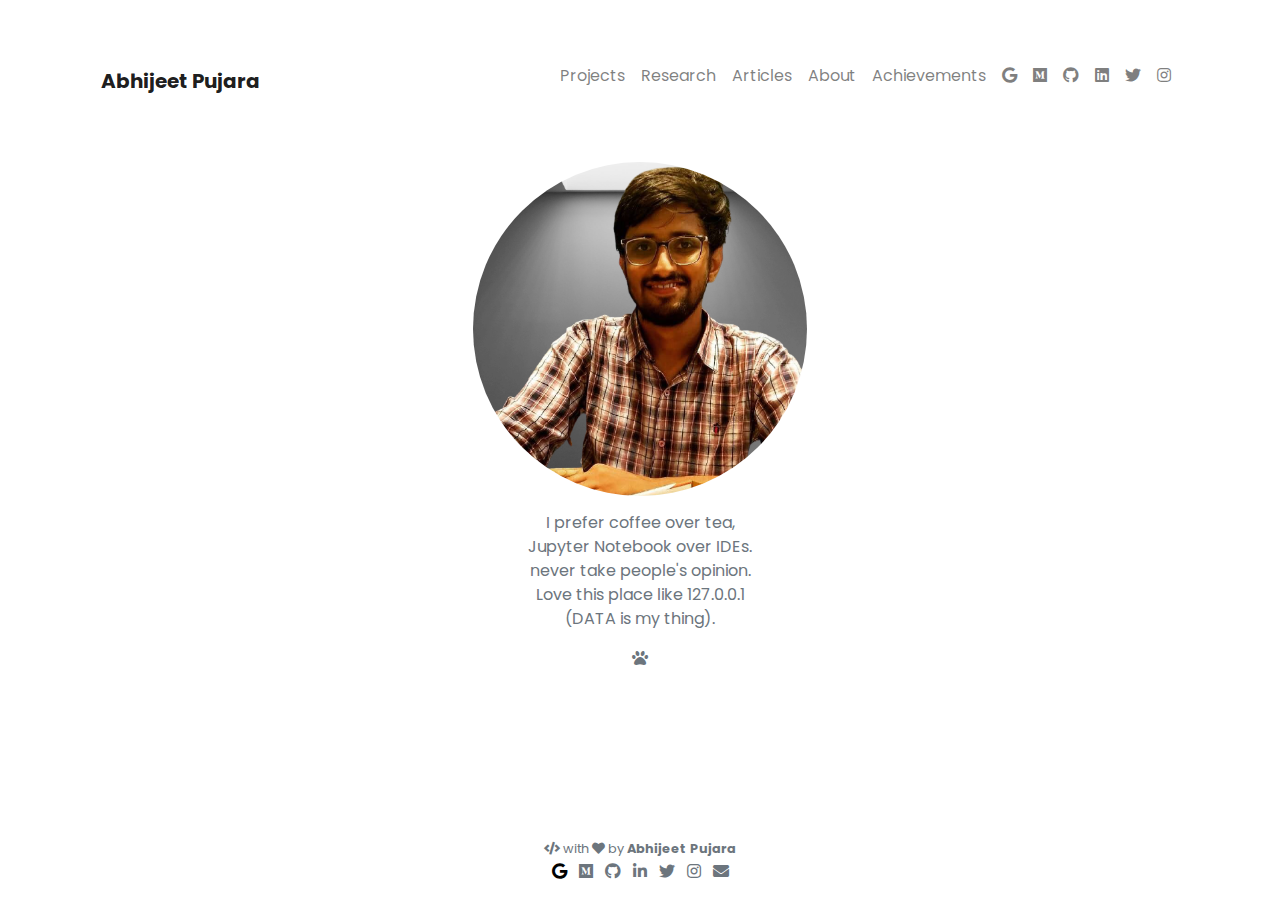
<file: index.html>
<!DOCTYPE html>
<html lang="en" class="h-100">
<head>
  <meta charset="utf-8">
  <meta http-equiv="X-UA-Compatible" content="IE=edge">
  <meta name="viewport" content="width=device-width, initial-scale=1">
  <meta name="description" content="I prefer coffee over tea, Jupyter Notebook over IDEs and never take peoples opinion (DATA is my thing).">
  <title>Abhijeet Pujara</title>
  <link rel="icon" type="image/jpg" href="abhi.jpg">
  <link rel="stylesheet" href="use.fontawesome.com/releases/v5.6.3/css/all.css">
  <link rel="stylesheet" href="stackpath.bootstrapcdn.com/bootstrap/4.3.1/css/bootstrap.min.css">
  <link rel="stylesheet" href="cdnjs.cloudflare.com/ajax/libs/animate.css/3.7.0/animate.css" type="text/css" />
  <link rel="stylesheet" href="assets/css/style.css" type="text/css">
</head>
<body class="d-flex flex-column h-100">
  <main class="flex-shrink-0 container mt-5">
    <nav class="navbar navbar-expand-lg navbar-light">
      <a class="navbar-brand" href="#">
        <h5><b>Abhijeet Pujara</b></h5>
      </a>
      <button class="navbar-toggler" type="button" data-toggle="collapse" data-target="#navbarNavAltMarkup" aria-controls="navbarNavAltMarkup" aria-expanded="false" aria-label="Toggle navigation">
        <span class="navbar-toggler-icon"></span>
      </button>
      <div class="collapse navbar-collapse" id="navbarNavAltMarkup">
        <div class="navbar-nav ml-auto">
          <a class="nav-item nav-link" href="../projects/">Projects</a>
          <a class="nav-item nav-link" href="../research/">Research</a>
          <a class="nav-item nav-link" href="../articles/">Articles</a>
          <a class="nav-item nav-link" href="../about/">About</a>
          <a class="nav-item nav-link" href="../achievements/">Achievements</a>
          <a class="nav-item nav-link" href="https://www.google.com/search?q=Abhijeet+Pujara&stick=H4sIAAAAAAAAAOOwesRoyi3w8sc9YSmdSWtOXmNU4-IJSC0qzs8LTk0sSs4QEuNic80rySypFOKR4uLiMHXPrdA1KfPnWcTK75iUkZmVmlqiEFCalViUCABbxxogTAAAAA&sa=X&ved=2ahUKEwimtrPM3ov9AhXEgeYKHSQUCw4QnJoFegQIRBAG&biw=1536&bih=714&dpr=1.25"><i class="fab fa-google"></i></a>
          <a class="nav-item nav-link" href="https://abhijeetpujara.medium.com/"><i class="fab fa-1x fa-medium"></i></a>
          <a class="nav-item nav-link" href="https://github.com/abhijeetpujara"><i class="fab fa-1x fa-github"></i></a>
          <a class="nav-item nav-link" href="https://www.linkedin.com/in/abhijeet-pujara-150682114/"><i class="fab fa-1x fa-linkedin"></i></a>
          <a class="nav-item nav-link" href="https://twitter.com/pujara_abhijeet"><i class="fab fa-1x fa-twitter"></i></a>
          <a class="nav-item nav-link" href="https://www.instagram.com/iabhi_ap/"><i class="fab fa-1x fa-instagram"></i></a>
        </div>
      </div>
    </nav>
    <div class="row justify-content-center align-items-center p-4">
      <div class="col-lg-4 col-md-6 text-center mt-4">
        <div id="container" class="my-2">
          <div id="dummy"></div>
          <div id="element">
            <img src="assets/abhi.jpg" alt="Abhijeet Pujara" class="circle-image wow animated zoomIn" data-wow-delay=".1s">
          </div>
        </div>
        <p class="text-muted wow animated slideInUp" data-wow-delay=".15s">I prefer coffee over tea,<br> Jupyter Notebook over IDEs. <br> never take people's opinion. <br> Love this place like 127.0.0.1 <br> (DATA is my thing).</p>
        <a class="social mx-1" style="color: #6c757d" onMouseOver="this.style.color='#1da1f2'" onMouseOut="this.style.color='#6c757d'">
          <i class="fas fa-paw fa-f1b0"></i>
        </a>
      </div>
    </div>
  </main>
  <footer class="mt-auto py-3 text-center">
    <small class="text-muted mb-2">
      <i class="fas fa-code"></i> with <i class="fas fa-heart"></i>
      by <strong>Abhijeet Pujara</strong>
    </small>
    <div class="container-fluid justify-content-center">
      <a class="social mx-1" href="https://www.google.com/search?q=Abhijeet+Pujara&stick=H4sIAAAAAAAAAOOwesRoyi3w8sc9YSmdSWtOXmNU4-IJSC0qzs8LTk0sSs4QEuNic80rySypFOKR4uLiMHXPrdA1KfPnWcTK75iUkZmVmlqiEFCalViUCABbxxogTAAAAA&sa=X&ved=2ahUKEwje4baP3ov9AhU4r1YBHVhSC08QnJoFegQIKRAG&biw=1536&bih=714&dpr=1.25" style="color: #000101" onMouseOver="this.style.color='#1da1f2'" onMouseOut="this.style.color='#6c757d'">
        <i class="fab fa-google"></i>
      </a>
      <a class="social mx-1" href="https://abhijeetpujara.medium.com/" style="color: #6c757d" onMouseOver="this.style.color='#1da1f2'" onMouseOut="this.style.color='#6c757d'">
        <i class="fab fa-medium fa-1x"></i>
      </a>
      <a class="social mx-1" href="https://github.com/abhijeetpujara" style="color: #6c757d" onMouseOver="this.style.color='#333333'" onMouseOut="this.style.color='#6c757d'">
        <i class="fab fa-github fa-1x"></i>
      </a>
      <a class="social mx-1" href="https://www.linkedin.com/in/abhijeet-pujara-150682114/" style="color: #6c757d" onMouseOver="this.style.color='#007bb5'" onMouseOut="this.style.color='#6c757d'">
        <i class="fab fa-linkedin-in fa-1x"></i>
      </a>
      <a class="social mx-1" href="https://twitter.com/pujara_abhijeet" style="color: #6c757d" onMouseOver="this.style.color='#1da1f2'" onMouseOut="this.style.color='#6c757d'">
        <i class="fab fa-twitter fa-1x"></i>
      </a>
      <a class="social mx-1" href="https://www.instagram.com/iabhi_ap/" style="color: #6c757d" onMouseOver="this.style.color='#3b5998'" onMouseOut="this.style.color='#6c757d'">
        <i class="fab fa-instagram fa-1x"></i>
      </a>
      <a class="social mx-1" href="mailto:abhijeetpujara@gmail.com" style="color: #6c757d" onMouseOver="this.style.color='#db4437'" onMouseOut="this.style.color='#6c757d'">
        <i class="fas fa-envelope fa-1x"></i>
      </a>
    </div>
  </footer>
  <script async defer src="buttons.github.io/buttons.js"></script>
  <script src="ajax.googleapis.com/ajax/libs/jquery/3.3.1/jquery.min.js"></script>
  <script src="cdnjs.cloudflare.com/ajax/libs/popper.js/1.14.6/umd/popper.min.js"></script>
  <script src="stackpath.bootstrapcdn.com/bootstrap/4.3.1/js/bootstrap.min.js"></script>
  <script src="cdnjs.cloudflare.com/ajax/libs/wow/1.1.2/wow.js"></script>
  <script> new WOW().init(); </script>
  <script src="assets/js/card-animation.js"></script>
  <script>
    $(function () {
      $('[data-toggle="tooltip"]').tooltip()
    })
  </script>
</body>
</html>
</file>
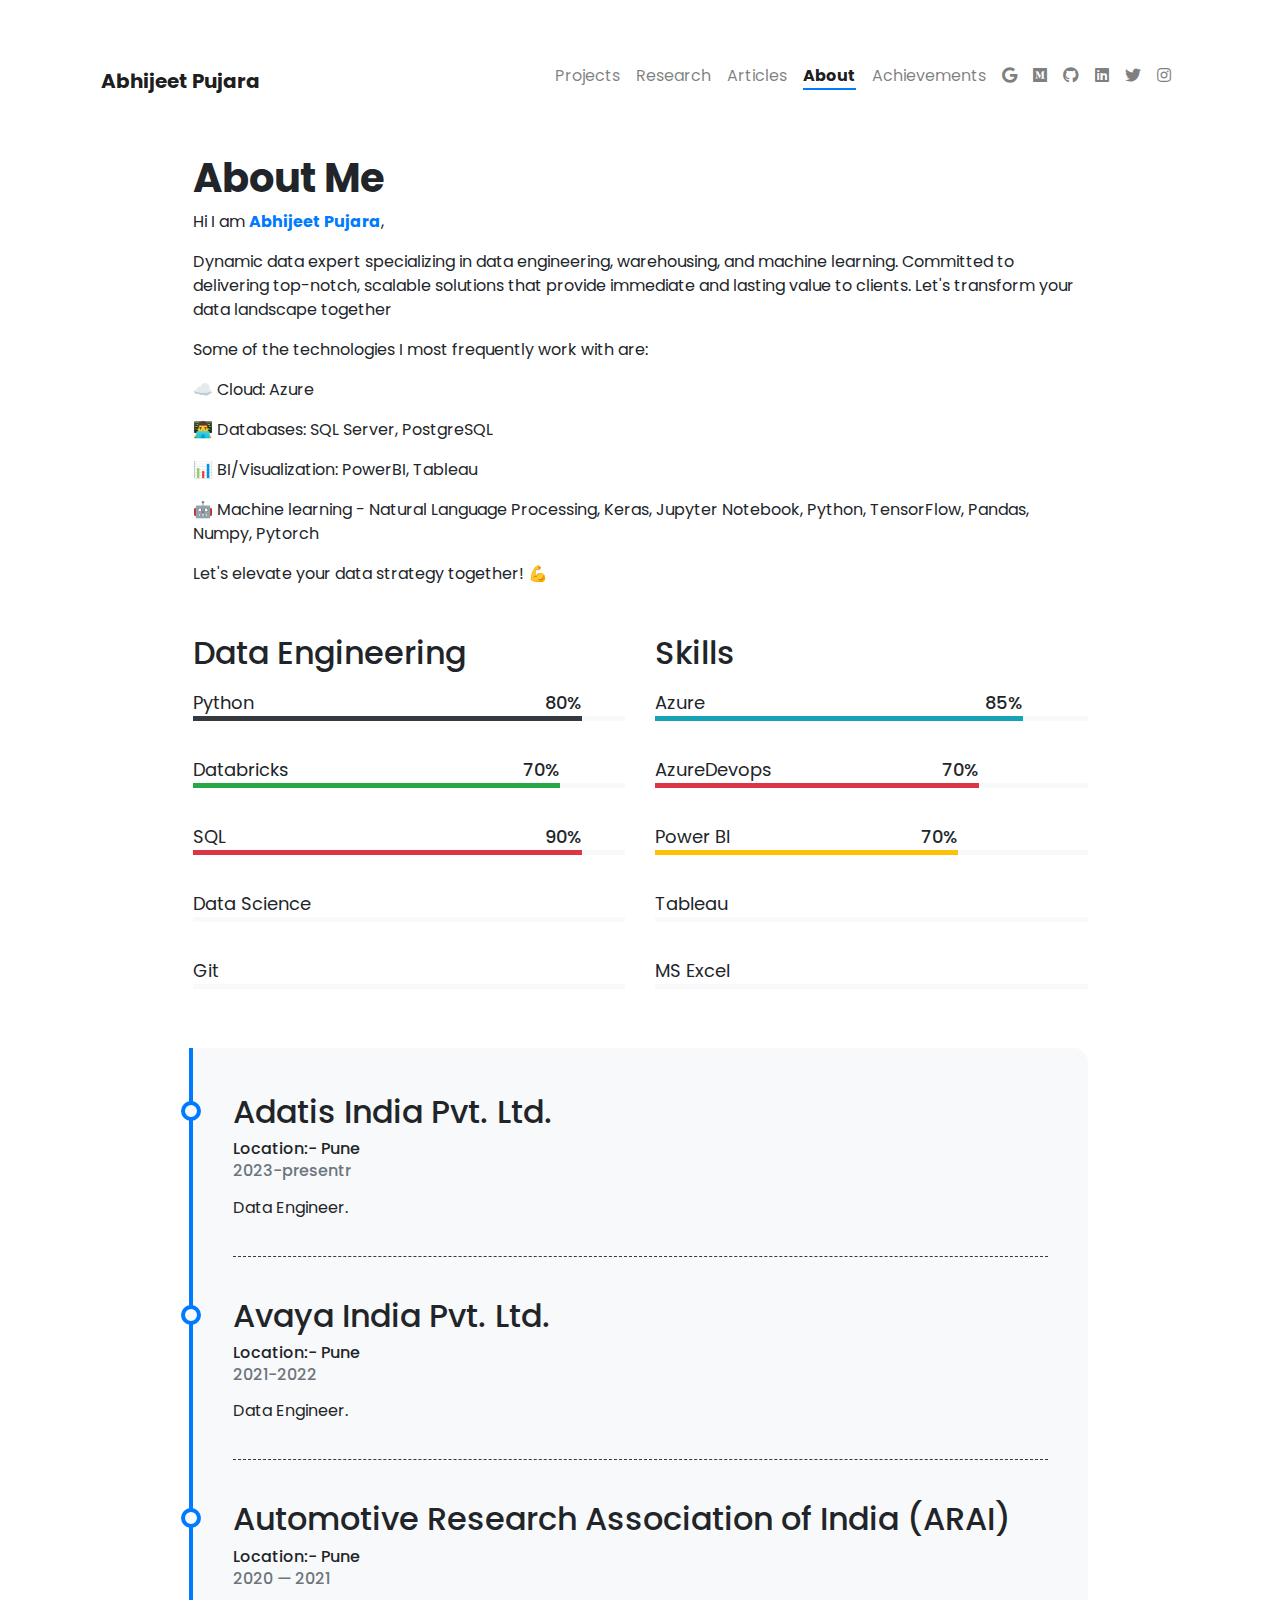
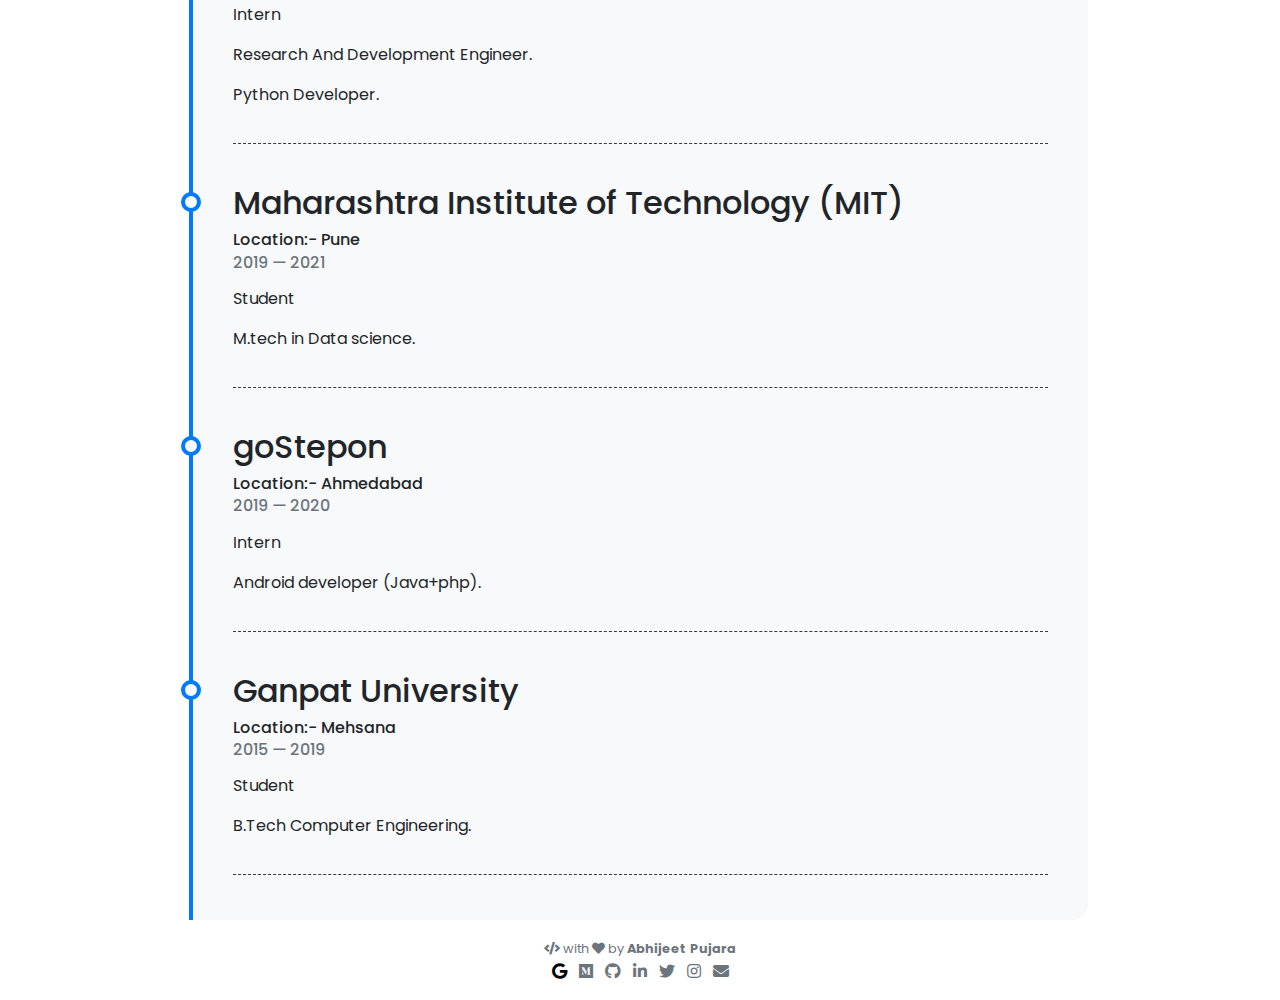
<file: about/index.html>
<!DOCTYPE html>
<html lang="en" class="h-100">
<head>
    <meta charset="utf-8">
    <meta http-equiv="X-UA-Compatible" content="IE=edge">
    <meta name="viewport" content="width=device-width, initial-scale=1">
    <meta name="description" content="I prefer coffee over tea, Jupyter Notebook over IDEs and never take people's opinion (DATA is my thing).">
    <title>Abhijeet Pujara</title>
    <link rel="icon" type="image/jpg" href="about.jpg">
    <link rel="stylesheet" href="../use.fontawesome.com/releases/v5.6.3/css/all.css">
    <link rel="stylesheet" href="../stackpath.bootstrapcdn.com/bootstrap/4.3.1/css/bootstrap.min.css">
    <link rel="stylesheet" href="../cdnjs.cloudflare.com/ajax/libs/animate.css/3.7.0/animate.css" type="text/css"/>
    <link rel="stylesheet" href="../assets/css/style.css" type="text/css">
</head>
<body class="d-flex flex-column h-100">
    <main class="flex-shrink-0 container mt-5">
        <nav class="navbar navbar-expand-lg navbar-light">
            <a class="navbar-brand" href="../#"><h5><b>Abhijeet Pujara</b></h5></a>
            <button class="navbar-toggler" type="button" data-toggle="collapse" data-target="#navbarNavAltMarkup" aria-controls="navbarNavAltMarkup" aria-expanded="false" aria-label="Toggle navigation">
                <span class="navbar-toggler-icon"></span>
            </button>
            <div class="collapse navbar-collapse" id="navbarNavAltMarkup">
                <div class="navbar-nav ml-auto">
                    <a class="nav-item nav-link" href="../projects/">Projects</a>
                    <a class="nav-item nav-link" href="../research/">Research</a>
                    <a class="nav-item nav-link" href="../articles/">Articles</a>
                    <a class="nav-item nav-link active" href="../about/">About</a>
                    <a class="nav-item nav-link" href="../achievements/">Achievements</a>      
                    <a class="nav-item nav-link" href="https://www.google.com/search?q=Abhijeet+Pujara&stick=H4sIAAAAAAAAAOOwesRoyi3w8sc9YSmdSWtOXmNU4-IJSC0qzs8LTk0sSs4QEuNic80rySypFOKR4uLiMHXPrdA1KfPnWcTK75iUkZmVmlqiEFCalViUCABbxxogTAAAAA&sa=X&ved=2ahUKEwimtrPM3ov9AhXEgeYKHSQUCw4QnJoFegQIRBAG&biw=1536&bih=714&dpr=1.25"><i class="fab fa-google"></i></a>
                    <a class="nav-item nav-link" href="https://medium.com/@abhijeetPujara"><i class="fab fa-1x fa-medium"></i></a>
                    <a class="nav-item nav-link" href="https://github.com/abhijeetpujara"><i class="fab fa-1x fa-github"></i></a>
                    <a class="nav-item nav-link" href="https://www.linkedin.com/in/abhijeet-pujara-150682114/"><i class="fab fa-1x fa-linkedin"></i></a>
                    <a class="nav-item nav-link" href="https://twitter.com/pujara_abhijeet"><i class="fab fa-1x fa-twitter"></i></a>
                    <a class="nav-item nav-link" href="https://www.instagram.com/iabhi_ap/"><i class="fab fa-1x fa-instagram"></i></a>
                </div>
            </div>
        </nav>

        <div class="col-lg-10 mx-auto mt-5 article">
            <h1 id="about-me"><strong>About Me</strong></h1>

            <p>Hi I am <strong> <a href="https://www.linkedin.com/in/abhijeetpujara/" target="_blank">Abhijeet Pujara</a></strong>,</p>

            <p>Dynamic data expert specializing in data engineering, warehousing, and machine learning. Committed to delivering top-notch, scalable solutions that provide immediate and lasting value to clients. Let's transform your data landscape together</p>

            <p>
              Some of the technologies I most frequently work with are:</p>
              <p>☁️ Cloud: Azure</p>
              <p>👨‍💻 Databases: SQL Server, PostgreSQL</p>
              <p>📊 BI/Visualization: PowerBI, Tableau</p>
              <p>🤖 Machine learning - Natural Language Processing, Keras, Jupyter Notebook, Python, TensorFlow, Pandas, Numpy, Pytorch</p>
              <p>Let's elevate your data strategy together! 💪 </p>

            <div class="row">
                <div class="col-lg">
                    <h2 class="mb-3">Data Engineering</h2>
                    <div class="skill">
                      <p>Python</p>
                      <div class="skill-bar skill-bar-dark skill-90 wow animated slideInLeft" data-wow-delay="0.1">
                        <span>80%</span>
                      </div>
                    </div>
                  
                    <div class="skill">
                      <p>Databricks</p>
                      <div class="skill-bar skill-bar-success skill-85 wow animated slideInLeft" data-wow-delay="0.09">
                        <span>70%</span>
                      </div>
                    </div>
                  
                    <div class="skill">
                      <p>SQL</p>
                      <div class="skill-bar skill-bar-danger skill-90 wow animated slideInLeft" data-wow-delay="0.15">
                        <span>90%</span>
                      </div>
                    </div>
                    <div class="skill">
                      <p>Data Science</p>
                      <div class="skill-bar skill-bar- skill-70 wow animated slideInLeft" data-wow-delay="0.2">
                        <span>70%</span>
                      </div>
                    </div>
                  
                    <div class="skill">
                      <p>Git</p>
                      <div class="skill-bar skill-bar-info skill-75 wow animated slideInLeft" data-wow-delay="0.25">
                        <span>80%</span>
                      </div>
                    </div>
              </div>
              <div class="col-lg">
                <h2 class="mb-3">Skills</h2>
                <div class="skill">
                  <p>Azure</p>
                  <div class="skill-bar skill-bar-info skill-85 wow animated slideInLeft" data-wow-delay="0.05">
                    <span>85%</span>
                  </div>
                </div>
              
                <div class="skill">
                  <p>AzureDevops</p>
                  <div class="skill-bar skill-bar-danger skill-75 wow animated slideInLeft" data-wow-delay="0.1">
                    <span>70%</span>
                  </div>
                </div>
              
                <div class="skill">
                  <p>Power BI</p>
                  <div class="skill-bar skill-bar-warning skill-70 wow animated slideInLeft" data-wow-delay="0.15">
                    <span>70%</span>
                  </div>
                </div>
              
                <div class="skill">
                  <p>Tableau</p>
                  <div class="skill-bar skill-bar-dark skill-80 wow animated slideInLeft" data-wow-delay="0.2">
                    <span>77%</span>
                  </div>
                </div>
              
                <div class="skill">
                  <p>MS Excel</p>
                  <div class="skill-bar skill-bar- skill-85 wow animated slideInLeft" data-wow-delay="0.2">
                    <span>60%</span>
                  </div>
                </div>
              
          </div>
          </div>
          
          <div class="row">
          <div class="col mt-4">
            <div class="timeline-body">
          
              <div class="timeline-item">
                <div class="content">
                  <h2>Adatis India Pvt. Ltd.</h2>
                  <h6>Location:- Pune</h6>
                  <h6 class="date">2023-presentr</h6>
                  <p>Data Engineer.</p>
                </div>
              </div>
          
              <div class="timeline-item">
                <div class="content">
                  <h2>Avaya India Pvt. Ltd.</h2>
                  <h6>Location:- Pune</h6>
                  <h6 class="date">2021-2022</h6>
                  <p>Data Engineer.</p>
                </div>
              </div>
          
              <div class="timeline-item">
                <div class="content">
                  <h2>Automotive Research Association of India (ARAI)</h2>
                  <h6>Location:- Pune</h6>
                  <h6 class="date">2020 — 2021</h6>
                  <p>Intern</p>
                  <p>Research And Development Engineer.</p>
                  <p>Python Developer.</p>
                </div>
              </div>
            <div class="timeline-item">
                  <div class="content">
                    <h2>Maharashtra Institute of Technology (MIT)</h2>
                    <h6>Location:- Pune</h6>
                    <h6 class="date">2019 — 2021</h6>
                    <p>Student</p>
                    <p>M.tech in Data science.</p>
                  </div>
                </div>
          
             <div class="timeline-item">
                  <div class="content">
                    <h2>goStepon</h2>
                    <h6>Location:- Ahmedabad</h6>
                    <h6 class="date">2019 — 2020</h6>
                    <p>Intern</p>
                    <p>Android developer (Java+php).</p>
                  </div>
                </div>
          
                <div class="timeline-item">
                  <div class="content">
                    <h2>Ganpat University</h2>
                    <h6>Location:- Mehsana</h6>
                    <h6 class="date">2015 — 2019</h6>
                    <p>Student</p>
                    <p>B.Tech Computer Engineering.</p>
                  </div>
                </div>
            </div>
          </div>
          </div>
        </div>
    </main>

    <footer class="mt-auto py-3 text-center">
        <small class="text-muted mb-2">
            <i class="fas fa-code"></i> with <i class="fas fa-heart"></i> by <strong>Abhijeet Pujara</strong>
        </small>

        <div class="container-fluid justify-content-center">

          <a class="social mx-1"  href="https://www.google.com/search?q=Abhijeet+Pujara&stick=H4sIAAAAAAAAAOOwesRoyi3w8sc9YSmdSWtOXmNU4-IJSC0qzs8LTk0sSs4QEuNic80rySypFOKR4uLiMHXPrdA1KfPnWcTK75iUkZmVmlqiEFCalViUCABbxxogTAAAAA&sa=X&ved=2ahUKEwje4baP3ov9AhU4r1YBHVhSC08QnJoFegQIKRAG&biw=1536&bih=714&dpr=1.25"
          style="color: #000101"
          onMouseOver="this.style.color='#1da1f2'"
          onMouseOut="this.style.color='#6c757d'">
        <i class="fab fa-google"></i>
      </a>
      
          <a class="social mx-1"  href="https://medium.com/@abhijeetPujara"
          style="color: #6c757d"
          onMouseOver="this.style.color='#1da1f2'"
          onMouseOut="this.style.color='#6c757d'">
          <i class="fab fa-medium fa-1x"></i>
        </a>
      
        <a class="social mx-1"  href="https://github.com/abhijeetpujara"
          style="color: #6c757d"
          onMouseOver="this.style.color='#333333'"
          onMouseOut="this.style.color='#6c757d'">
          <i class="fab fa-github fa-1x"></i>
        </a>
        
        <a class="social mx-1"  href="https://www.linkedin.com/in/abhijeet-pujara-150682114/"
           style="color: #6c757d"
           onMouseOver="this.style.color='#007bb5'"
           onMouseOut="this.style.color='#6c757d'">
          <i class="fab fa-linkedin-in fa-1x"></i>
        </a> 
      
        <a class="social mx-1"  href="https://twitter.com/pujara_abhijeet"
           style="color: #6c757d"
           onMouseOver="this.style.color='#1da1f2'"
           onMouseOut="this.style.color='#6c757d'">
          <i class="fab fa-twitter fa-1x"></i>
        </a>
        
        <a class="social mx-1"  href="https://www.instagram.com/iabhi_ap/"
           style="color: #6c757d"
           onMouseOver="this.style.color='#3b5998'"
           onMouseOut="this.style.color='#6c757d'">
          <i class="fab fa-instagram fa-1x"></i>
        </a>
      
        <a class="social mx-1"  href="mailto:abhijeetpujara@gmail.com"
          style="color: #6c757d"
          onMouseOver="this.style.color='#db4437'"
          onMouseOut="this.style.color='#6c757d'">
          <i class="fas fa-envelope fa-1x"></i>
        </a>
        </div>
    </footer>

    <!-- Scripts -->
    <script async defer src="../buttons.github.io/buttons.js"></script>
    <script src="../ajax.googleapis.com/ajax/libs/jquery/3.3.1/jquery.min.js"></script>
    <script src="../cdnjs.cloudflare.com/ajax/libs/popper.js/1.14.6/umd/popper.min.js"></script>
    <script src="../stackpath.bootstrapcdn.com/bootstrap/4.3.1/js/bootstrap.min.js"></script>
    <script src="../cdnjs.cloudflare.com/ajax/libs/wow/1.1.2/wow.js"></script>
    <script> new WOW().init(); </script>
    <script src="../assets/js/card-animation.js"></script>
    <script>
        $(function () {
            $('[data-toggle="tooltip"]').tooltip()
        })
    </script>
</body>
</html>
</file>
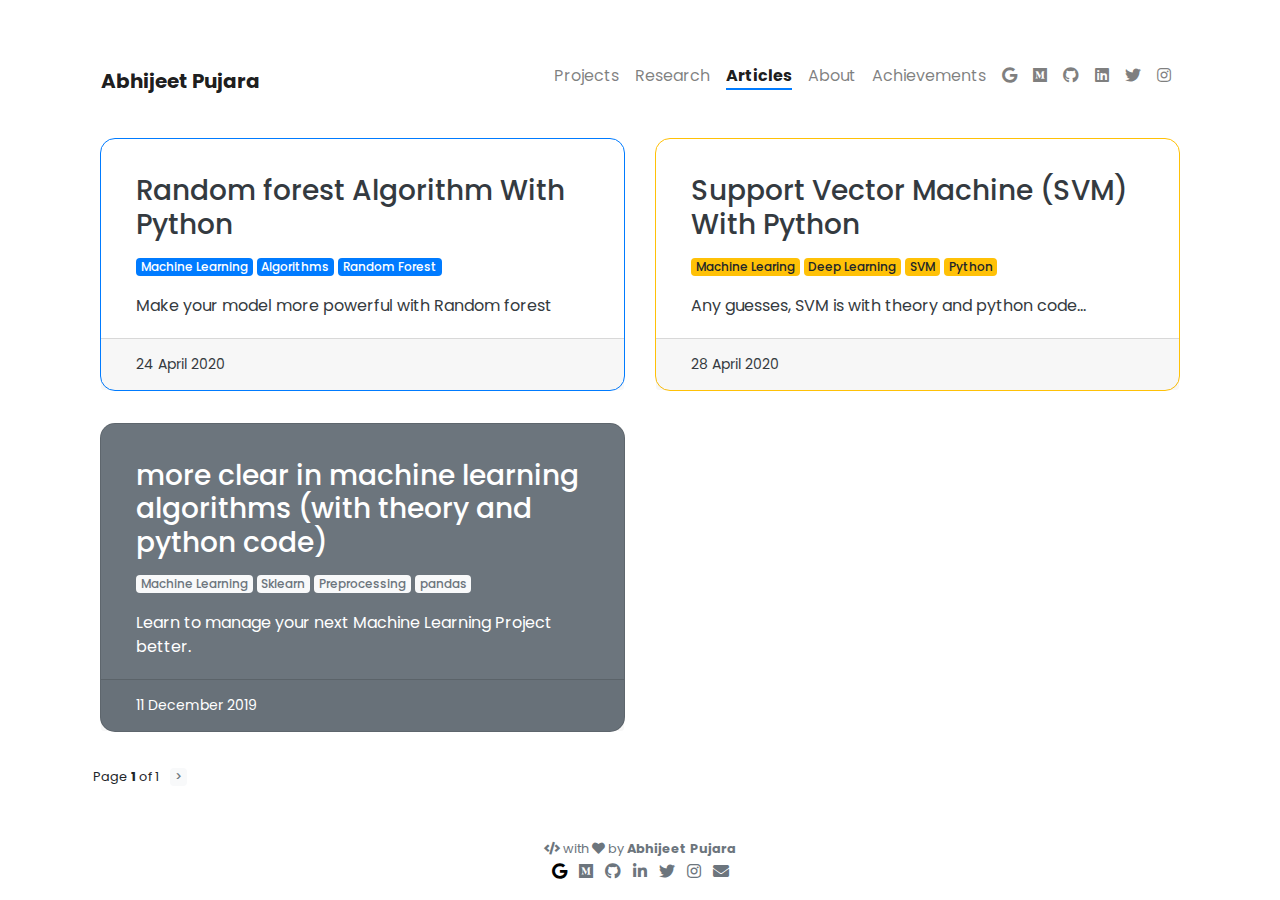
<file: articles/index.html>
<!DOCTYPE html>
<html lang="en" class="h-100">
<head>
    <meta charset="utf-8">
    <meta http-equiv="X-UA-Compatible" content="IE=edge">
    <meta name="viewport" content="width=device-width, initial-scale=1">
    <meta name="description" content="I prefer coffee over tea, Jupyter Notebook over IDEs and never take people's opinion (DATA is my thing).">
    <title>Abhijeet Pujara</title>
    <link rel="icon" type="image/jpg" href="articles.jpg">
    <link rel="stylesheet" href="../use.fontawesome.com/releases/v5.6.3/css/all.css">
    <link rel="stylesheet" href="../stackpath.bootstrapcdn.com/bootstrap/4.3.1/css/bootstrap.min.css">
    <link rel="stylesheet" href="../cdnjs.cloudflare.com/ajax/libs/animate.css/3.7.0/animate.css" type="text/css"/>
    <link rel="stylesheet" href="../assets/css/style.css" type="text/css">
</head>
<body class="d-flex flex-column h-100">
    <main class="flex-shrink-0 container mt-5">
        <nav class="navbar navbar-expand-lg navbar-light">
            <a class="navbar-brand" href="../#"><h5><b>Abhijeet Pujara</b></h5></a>
            <button class="navbar-toggler" type="button" data-toggle="collapse" data-target="#navbarNavAltMarkup" aria-controls="navbarNavAltMarkup" aria-expanded="false" aria-label="Toggle navigation">
                <span class="navbar-toggler-icon"></span>
            </button>
            <div class="collapse navbar-collapse" id="navbarNavAltMarkup">
                <div class="navbar-nav ml-auto">
                    <a class="nav-item nav-link" href="../projects/">Projects</a>
                    <a class="nav-item nav-link" href="../research/">Research</a>
                    <a class="nav-item nav-link active" href="../articles/">Articles</a>
                    <a class="nav-item nav-link" href="../about/">About</a>
                    <a class="nav-item nav-link" href="../achievements">Achievements</a>
                    <a class="nav-item nav-link" href="https://www.google.com/search?q=Abhijeet+Pujara&stick=H4sIAAAAAAAAAOOwesRoyi3w8sc9YSmdSWtOXmNU4-IJSC0qzs8LTk0sSs4QEuNic80rySypFOKR4uLiMHXPrdA1KfPnWcTK75iUkZmVmlqiEFCalViUCABbxxogTAAAAA&sa=X&ved=2ahUKEwimtrPM3ov9AhXEgeYKHSQUCw4QnJoFegQIRBAG&biw=1536&bih=714&dpr=1.25">
                        <i class="fab fa-google"></i>
                    </a>
                    <a class="nav-item nav-link" href="https://medium.com/@abhijeetPujara">
                        <i class="fab fa-1x fa-medium"></i>
                    </a>
                    <a class="nav-item nav-link" href="https://github.com/abhijeetpujara">
                        <i class="fab fa-1x fa-github"></i>
                    </a>
                    <a class="nav-item nav-link" href="https://www.linkedin.com/in/abhijeet-pujara-150682114/">
                        <i class="fab fa-1x fa-linkedin"></i>
                    </a>
                    <a class="nav-item nav-link" href="https://twitter.com/pujara_abhijeet">
                        <i class="fab fa-1x fa-twitter"></i>
                    </a>
                    <a class="nav-item nav-link" href="https://www.instagram.com/iabhi_ap/">
                        <i class="fab fa-1x fa-instagram"></i>
                    </a>
                </div>
            </div>
        </nav>
        <ul class="px-3" id="results-container"></ul>
        <div class="card-group mt-2">
        
            <div class="col-lg-6 my-3 wow animated fadeIn" data-wow-delay=".15s">
              <a href="https://medium.com/analytics-vidhya/random-forest-algorithm-with-python-7ccfbe9bcb47" class="article card border border-primary">
                <div class="card-body text-dark">
                  <h3 class="card-title">Random forest Algorithm With Python</h3>
                  <p class="card-text">
                      <span class="badge badge-primary">Machine Learning</span>
                      <span class="badge badge-primary">Algorithms</span>
                      <span class="badge badge-primary">Random Forest</span>
                  </p>
                  <p class="card-text">
                    Make your model more powerful with Random forest
                  </p>
                </div>
                <div class="card-footer text-dark">
                  24 April 2020
                </div>
              </a>
            </div>
            <div class="col-lg-6 my-3 wow animated fadeIn" data-wow-delay=".15s">
              <a href="https://medium.com/analytics-vidhya/what-is-the-support-vector-machine-svm-dc89207c011" class="article card border border-warning">
                <div class="card-body text-dark">
                  <h3 class="card-title">Support Vector Machine (SVM) With Python</h3>
                  <p class="card-text">  
                      <span class="badge badge-warning">Machine Learing</span>
                      <span class="badge badge-warning">Deep Learning</span>
                      <span class="badge badge-warning">SVM</span>
                      <span class="badge badge-warning">Python</span>
                  </p>
                  <p class="card-text">
                      Any guesses, SVM is with theory and python code...
                  </p>
                </div>
                <div class="card-footer text-dark">
                  28 April 2020
                </div>
              </a>
            </div>
        
            <div class="col-lg-6 my-3 wow animated fadeIn" data-wow-delay=".15s">
              <a href="https://medium.com/@abhijeetPujara" class="article card bg-secondary">
                <div class="card-body text-white">
                  <h3 class="card-title">more clear in machine learning algorithms (with theory and  python code)</h3>
                  <p class="card-text">
                      <span class="badge badge-light text-secondary">Machine Learning</span>
                      <span class="badge badge-light text-secondary">Sklearn</span>
                      <span class="badge badge-light text-secondary">Preprocessing</span>
                      <span class="badge badge-light text-secondary">pandas</span>
                  </p>
                  <p class="card-text">
                      Learn to manage your next Machine Learning Project better.
                  </p>
                </div>
                <div class="card-footer text-white">
                  11 December 2019
                </div>
              </a>
            </div>
        </div>
        
        </div>
        <div class="my-3"> 
            <span class="badge badge-light text-muted"></span>
            <small class="mx-2"> Page <b>1</b> of 1 </small>
            <span class="badge badge-light text-muted">></span>
        </div>
    </main>

    <footer class="mt-auto py-3 text-center">
        <small class="text-muted mb-2">
            <i class="fas fa-code"></i> with <i class="fas fa-heart"></i>
            by <strong>Abhijeet Pujara</strong>
        </small>
        <div class="container-fluid justify-content-center">
        <a class="social mx-1" href="https://www.google.com/search?q=Abhijeet+Pujara&stick=H4sIAAAAAAAAAOOwesRoyi3w8sc9YSmdSWtOXmNU4-IJSC0qzs8LTk0sSs4QEuNic80rySypFOKR4uLiMHXPrdA1KfPnWcTK75iUkZmVmlqiEFCalViUCABbxxogTAAAAA&sa=X&ved=2ahUKEwje4baP3ov9AhU4r1YBHVhSC08QnJoFegQIKRAG&biw=1536&bih=714&dpr=1.25" style="color: #000101" onMouseOver="this.style.color='#1da1f2'" onMouseOut="this.style.color='#6c757d'">
            <i class="fab fa-google"></i>
        </a>
        <a class="social mx-1" href="https://medium.com/@abhijeetPujara" style="color: #6c757d" onMouseOver="this.style.color='#1da1f2'" onMouseOut="this.style.color='#6c757d'">
            <i class="fab fa-medium fa-1x"></i>
        </a>
        <a class="social mx-1" href="https://github.com/abhijeetpujara" style="color: #6c757d" onMouseOver="this.style.color='#1da1f2'" onMouseOut="this.style.color='#6c757d'">
            <i class="fab fa-github fa-1x"></i>
        </a>
        <a class="social mx-1" href="https://www.linkedin.com/in/abhijeet-pujara-150682114/" style="color: #6c757d" onMouseOver="this.style.color='#007bb5'" onMouseOut="this.style.color='#6c757d'">
            <i class="fab fa-linkedin-in fa-1x"></i>
        </a>
        <a class="social mx-1" href="https://twitter.com/pujara_abhijeet" style="color: #6c757d" onMouseOver="this.style.color='#1da1f2'" onMouseOut="this.style.color='#6c757d'">
            <i class="fab fa-twitter fa-1x"></i>
        </a>
        <a class="social mx-1" href="https://www.instagram.com/iabhi_ap/" style="color: #6c757d" onMouseOver="this.style.color='#1da1f2'" onMouseOut="this.style.color='#6c757d'">
            <i class="fab fa-instagram fa-1x"></i>
        </a>
        <a class="social mx-1" href="mailto:abhijeetpujara@gmail.com" style="color: #6c757d" onMouseOver="this.style.color='#db4437'" onMouseOut="this.style.color='#6c757d'">
            <i class="fas fa-envelope fa-1x"></i>
        </a>
        </div>
    </footer>

    <!-- Scripts -->
    <script async defer src="../buttons.github.io/buttons.js"></script>
    <script src="../ajax.googleapis.com/ajax/libs/jquery/3.3.1/jquery.min.js"></script>
    <script src="../cdnjs.cloudflare.com/ajax/libs/popper.js/1.14.6/umd/popper.min.js"></script>
    <script src="../stackpath.bootstrapcdn.com/bootstrap/4.3.1/js/bootstrap.min.js"></script>
    <script src="../cdnjs.cloudflare.com/ajax/libs/wow/1.1.2/wow.js"></script>
    <script> new WOW().init(); </script>
    <script src="../assets/js/card-animation.js"></script>
    <script>
        $(function () {
            $('[data-toggle="tooltip"]').tooltip()
        })
    </script>
</body>
</html>
</file>
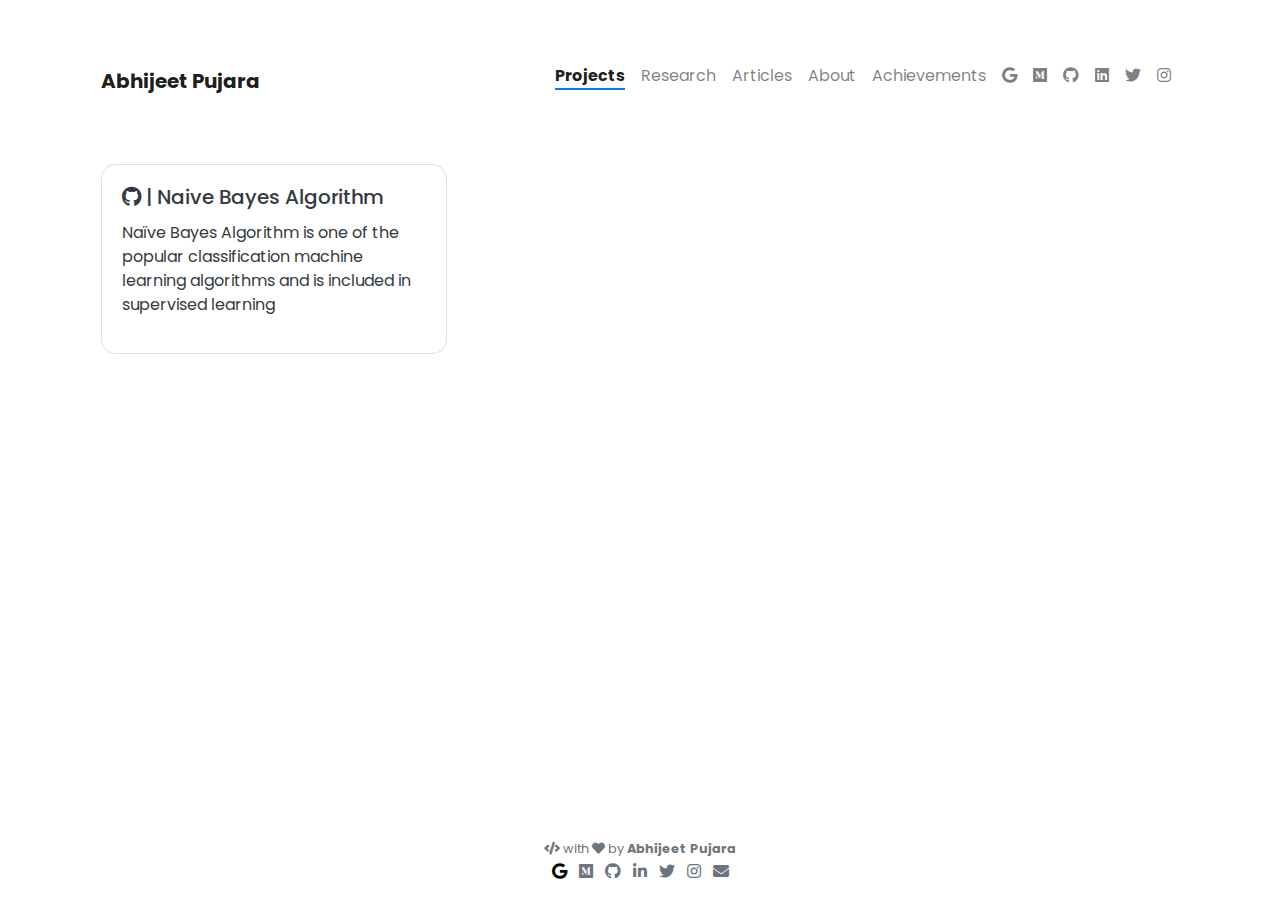
<file: projects/index.html>
<!DOCTYPE html>
<html lang="en" class="h-100">
<head>
    <meta charset="utf-8">
    <meta http-equiv="X-UA-Compatible" content="IE=edge">
    <meta name="viewport" content="width=device-width, initial-scale=1">
    <meta name="description" content="I prefer coffee over tea, Jupyter Notebook over IDEs and never take people's opinion (DATA is my thing).">
    <title>Abhijeet Pujara</title>
    <link rel="icon" type="image/jpg" href="project.jpg">
    <link rel="stylesheet" href="../use.fontawesome.com/releases/v5.6.3/css/all.css">
    <link rel="stylesheet" href="../stackpath.bootstrapcdn.com/bootstrap/4.3.1/css/bootstrap.min.css">
    <link rel="stylesheet" href="../cdnjs.cloudflare.com/ajax/libs/animate.css/3.7.0/animate.css" type="text/css"/>
    <link rel="stylesheet" href="../assets/css/style.css" type="text/css">
</head>
<body class="d-flex flex-column h-100">
    <main class="flex-shrink-0 container mt-5">
        <nav class="navbar navbar-expand-lg navbar-light">
            <a class="navbar-brand" href="../#"><h5><b>Abhijeet Pujara</b></h5></a>
            <button class="navbar-toggler" type="button" data-toggle="collapse" data-target="#navbarNavAltMarkup" aria-controls="navbarNavAltMarkup" aria-expanded="false" aria-label="Toggle navigation">
                <span class="navbar-toggler-icon"></span>
            </button>
            <div class="collapse navbar-collapse" id="navbarNavAltMarkup">
                <div class="navbar-nav ml-auto">
                    <a class="nav-item nav-link active" href="../projects/">Projects</a>
                    <a class="nav-item nav-link" href="../research/">Research</a>
                    <a class="nav-item nav-link" href="../articles/">Articles</a>
                    <a class="nav-item nav-link" href="../about/">About</a> 
                    <a class="nav-item nav-link" href="../achievements/">Achievements</a>
                    <a class="nav-item nav-link" href="https://www.google.com/search?q=Abhijeet+Pujara&stick=H4sIAAAAAAAAAOOwesRoyi3w8sc9YSmdSWtOXmNU4-IJSC0qzs8LTk0sSs4QEuNic80rySypFOKR4uLiMHXPrdA1KfPnWcTK75iUkZmVmlqiEFCalViUCABbxxogTAAAAA&sa=X&ved=2ahUKEwimtrPM3ov9AhXEgeYKHSQUCw4QnJoFegQIRBAG&biw=1536&bih=714&dpr=1.25">
                        <i class="fab fa-google"></i>
                    </a>
                    <a class="nav-item nav-link" href="https://abhijeetpujara.medium.com/">
                        <i class="fab fa-1x fa-medium"></i>
                    </a>
                    <a class="nav-item nav-link" href="https://github.com/abhijeetpujara">
                        <i class="fab fa-1x fa-github"></i>
                    </a>
                    <a class="nav-item nav-link" href="https://www.linkedin.com/in/abhijeet-pujara-150682114/">
                        <i class="fab fa-1x fa-linkedin"></i>
                    </a>
                    <a class="nav-item nav-link" href="https://twitter.com/pujara_abhijeet">
                        <i class="fab fa-1x fa-twitter"></i>
                    </a>
                    <a class="nav-item nav-link" href="https://www.instagram.com/iabhi_ap/">
                        <i class="fab fa-1x fa-instagram"></i>
                    </a>
                </div>
            </div>
        </nav>

        <script src="../assets/js/remote-projects.js"></script>
        <div class="card-columns m-3 mt-5"> 
            <div class="wow animated fadeIn" data-wow-delay=".15s">
                <a href="https://github.com/Abhijeetap/Naive_Bayes_Algorithm_With_Python/blob/master/Naive%20Bayes%20Algorithm.ipynb" class="project card text-dark">
                    <div class="card-body">
                        <h5 id="Naive_Bayes_Algorithm" class="card-title">
                            <i class="fab fa-github" data-toggle="tooltip" data-placement="bottom" data-delay="250" title="GitHub Repository"></i> |
                            Naive Bayes Algorithm
                        </h5>
                        <p id="Naive_Bayes_Algorithm" class="card-text">Naïve Bayes Algorithm is one of the popular classification machine learning algorithms and is included in supervised learning</p>
                        <p id="Naive_Bayes_Algorithm" class="card-text"></p>
                    </div>
                </a>
            </div>

            <!-- Repeat the pattern for other project cards -->

        </div>
    </main>

    <footer class="mt-auto py-3 text-center">
        <small class="text-muted mb-2">
            <i class="fas fa-code"></i> with <i class="fas fa-heart"></i>
            by <strong>Abhijeet Pujara</strong>
        </small>
        <div class="container-fluid justify-content-center">
        <a class="social mx-1" href="https://www.google.com/search?q=Abhijeet+Pujara&stick=H4sIAAAAAAAAAOOwesRoyi3w8sc9YSmdSWtOXmNU4-IJSC0qzs8LTk0sSs4QEuNic80rySypFOKR4uLiMHXPrdA1KfPnWcTK75iUkZmVmlqiEFCalViUCABbxxogTAAAAA&sa=X&ved=2ahUKEwje4baP3ov9AhU4r1YBHVhSC08QnJoFegQIKRAG&biw=1536&bih=714&dpr=1.25" style="color: #000101" onMouseOver="this.style.color='#1da1f2'" onMouseOut="this.style.color='#6c757d'">
            <i class="fab fa-google"></i>
        </a>
        <a class="social mx-1" href="https://medium.com/@abhijeetPujara" style="color: #6c757d" onMouseOver="this.style.color='#1da1f2'" onMouseOut="this.style.color='#6c757d'">
            <i class="fab fa-medium fa-1x"></i>
        </a>
        <a class="social mx-1" href="https://github.com/abhijeetpujara" style="color: #6c757d" onMouseOver="this.style.color='#1da1f2'" onMouseOut="this.style.color='#6c757d'">
            <i class="fab fa-github fa-1x"></i>
        </a>
        <a class="social mx-1" href="https://www.linkedin.com/in/abhijeet-pujara-150682114/" style="color: #6c757d" onMouseOver="this.style.color='#007bb5'" onMouseOut="this.style.color='#6c757d'">
            <i class="fab fa-linkedin-in fa-1x"></i>
        </a>
        <a class="social mx-1" href="https://twitter.com/pujara_abhijeet" style="color: #6c757d" onMouseOver="this.style.color='#1da1f2'" onMouseOut="this.style.color='#6c757d'">
            <i class="fab fa-twitter fa-1x"></i>
        </a>
        <a class="social mx-1" href="https://www.instagram.com/iabhi_ap/" style="color: #6c757d" onMouseOver="this.style.color='#1da1f2'" onMouseOut="this.style.color='#6c757d'">
            <i class="fab fa-instagram fa-1x"></i>
        </a>
        <a class="social mx-1" href="mailto:abhijeetpujara@gmail.com" style="color: #6c757d" onMouseOver="this.style.color='#db4437'" onMouseOut="this.style.color='#6c757d'">
            <i class="fas fa-envelope fa-1x"></i>
        </a>
        </div>
    </footer>

    <!-- Scripts -->
    <script async defer src="../buttons.github.io/buttons.js"></script>
    <script src="../ajax.googleapis.com/ajax/libs/jquery/3.3.1/jquery.min.js"></script>
    <script src="../cdnjs.cloudflare.com/ajax/libs/popper.js/1.14.6/umd/popper.min.js"></script>
    <script src="../stackpath.bootstrapcdn.com/bootstrap/4.3.1/js/bootstrap.min.js"></script>
    <script src="../cdnjs.cloudflare.com/ajax/libs/wow/1.1.2/wow.js"></script>
    <script> new WOW().init(); </script>
    <script src="../assets/js/card-animation.js"></script>
    <script>
        $(function () {
            $('[data-toggle="tooltip"]').tooltip()
        })
    </script>
</body>
</html>
</file>
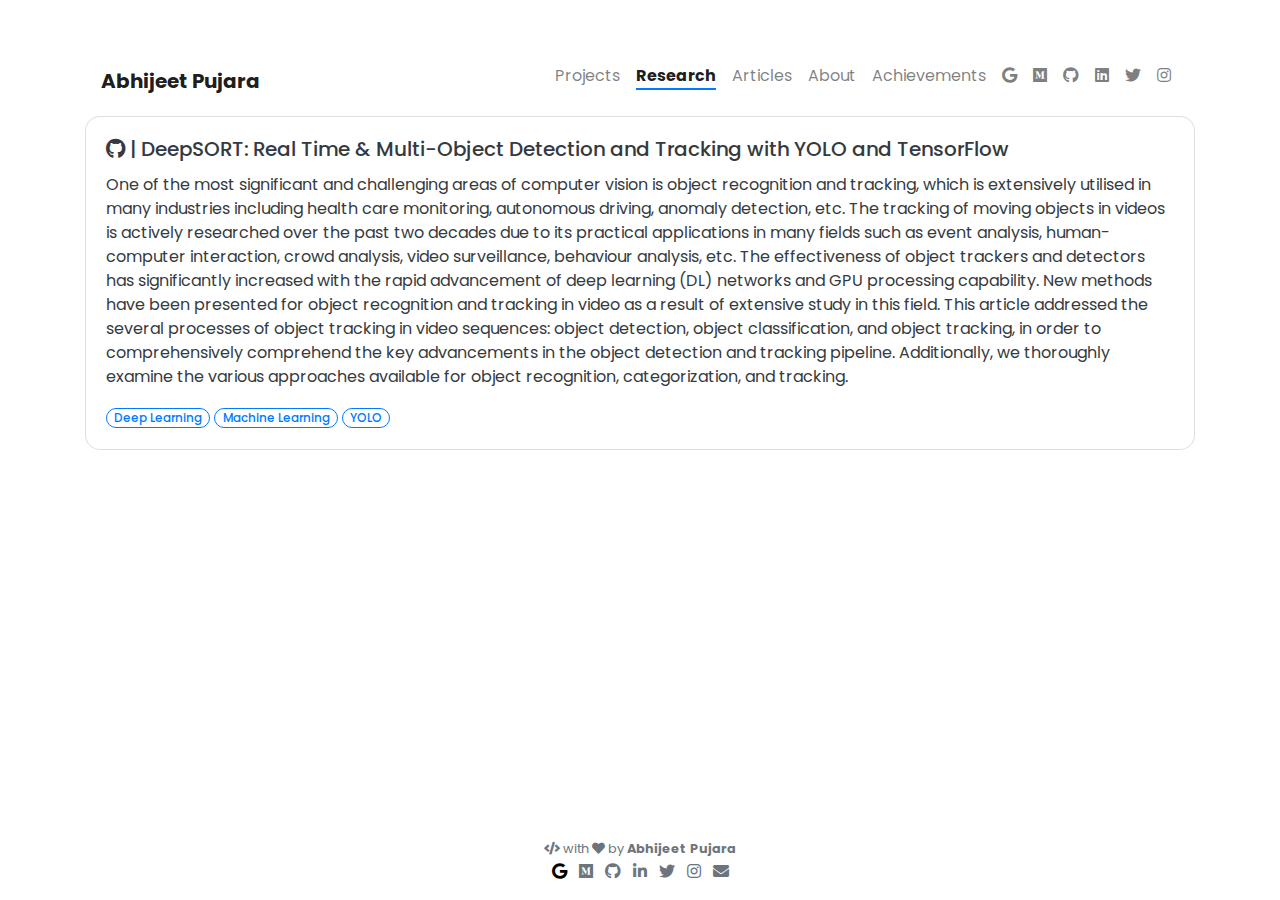
<file: research/index.html>
<!DOCTYPE html>
<html lang="en" class="h-100">
<head>
    <meta charset="utf-8">
    <meta http-equiv="X-UA-Compatible" content="IE=edge">
    <meta name="viewport" content="width=device-width, initial-scale=1">
    <meta name="description" content="I prefer coffee over tea, Jupyter Notebook over IDEs and never take people's opinion (DATA is my thing).">
    <title>Abhijeet Pujara</title>
    <link rel="icon" type="image/jpg" href="research.jpg">
    <link rel="stylesheet" href="../use.fontawesome.com/releases/v5.6.3/css/all.css">
    <link rel="stylesheet" href="../stackpath.bootstrapcdn.com/bootstrap/4.3.1/css/bootstrap.min.css">
    <link rel="stylesheet" href="../cdnjs.cloudflare.com/ajax/libs/animate.css/3.7.0/animate.css" type="text/css"/>
    <link rel="stylesheet" href="../assets/css/style.css" type="text/css">
</head>
<body class="d-flex flex-column h-100">
<main class="flex-shrink-0 container mt-5">
    <nav class="navbar navbar-expand-lg navbar-light">
        <a class="navbar-brand" href="../#">
            <h5><b>Abhijeet Pujara</b></h5>
        </a>
        <button class="navbar-toggler" type="button" data-toggle="collapse" data-target="#navbarNavAltMarkup" aria-controls="navbarNavAltMarkup" aria-expanded="false" aria-label="Toggle navigation">
            <span class="navbar-toggler-icon"></span>
        </button>
        <div class="collapse navbar-collapse" id="navbarNavAltMarkup">
            <div class="navbar-nav ml-auto">
                <a class="nav-item nav-link" href="../projects/">Projects</a>
                <a class="nav-item nav-link active" href="../research/">Research</a>
                <a class="nav-item nav-link" href="../articles/">Articles</a>
                <a class="nav-item nav-link" href="../about/">About</a>
                <a class="nav-item nav-link" href="../achievements/">Achievements</a>
                <a class="nav-item nav-link" href="https://www.google.com/search?q=Abhijeet+Pujara&stick=H4sIAAAAAAAAAOOwesRoyi3w8sc9YSmdSWtOXmNU4-IJSC0qzs8LTk0sSs4QEuNic80rySypFOKR4uLiMHXPrdA1KfPnWcTK75iUkZmVmlqiEFCalViUCABbxxogTAAAAA&sa=X&ved=2ahUKEwimtrPM3ov9AhXEgeYKHSQUCw4QnJoFegQIRBAG&biw=1536&bih=714&dpr=1.25">
                    <i class="fab fa-google"></i>
                </a>
                <a class="nav-item nav-link" href="https://medium.com/@abhijeetPujara">
                    <i class="fab fa-1x fa-medium"></i>
                </a>
                <a class="nav-item nav-link" href="https://github.com/abhijeetpujara">
                    <i class="fab fa-1x fa-github"></i>
                </a>
                <a class="nav-item nav-link" href="https://www.linkedin.com/in/abhijeet-pujara-150682114/">
                    <i class="fab fa-1x fa-linkedin"></i>
                </a>
                <a class="nav-item nav-link" href="https://twitter.com/pujara_abhijeet">
                    <i class="fab fa-1x fa-twitter"></i>
                </a>
                <a class="nav-item nav-link" href="https://www.instagram.com/iabhi_ap/">
                    <i class="fab fa-1x fa-instagram"></i>
                </a>
            </div>
        </div>
    </nav>
    <script>get_tools("Face-recognition")</script>
    <div class="wow animated fadeIn" data-wow-delay=".15s">
        <a href="https://ieeexplore.ieee.org/document/10011018" class="project card text-dark">
            <div class="card-body">
                <h5 id="k-nearest neighbors algorithm" class="card-title">
                    <i class="fab fa-github" data-toggle="tooltip" data-placement="bottom" data-delay="250" title="GitHub Repository"></i> |
                    DeepSORT: Real Time & Multi-Object Detection and Tracking with YOLO and TensorFlow
                </h5>
                <p id="k-nearest neighbors algorithm" class="card-text">
                    One of the most significant and challenging areas of computer vision is object recognition and tracking, which is extensively utilised in many industries including health care monitoring, autonomous driving, anomaly detection, etc. The tracking of moving objects in videos is actively researched over the past two decades due to its practical applications in many fields such as event analysis, human-computer interaction, crowd analysis, video surveillance, behaviour analysis, etc. The effectiveness of object trackers and detectors has significantly increased with the rapid advancement of deep learning (DL) networks and GPU processing capability. New methods have been presented for object recognition and tracking in video as a result of extensive study in this field. This article addressed the several processes of object tracking in video sequences: object detection, object classification, and object tracking, in order to comprehensively comprehend the key advancements in the object detection and tracking pipeline. Additionally, we thoroughly examine the various approaches available for object recognition, categorization, and tracking.
                </p>
                <p id="k-nearest neighbors algorithm" class="card-text">
                    <span class="badge badge-pill text-primary border border-primary">Deep Learning</span>
                    <span class="badge badge-pill text-primary border border-primary">Machine Learning</span>
                    <span class="badge badge-pill text-primary border border-primary">YOLO</span>
                </p>
            </div>
        </a>
    </div>
    <ul class="px-3" id="results-container"></ul>
</main>
<footer class="mt-auto py-3 text-center">
    <small class="text-muted mb-2">
        <i class="fas fa-code"></i> with <i class="fas fa-heart"></i>
        by <strong>Abhijeet Pujara</strong>
    </small>
    <div class="container-fluid justify-content-center">
        <a class="social mx-1" href="https://www.google.com/search?q=Abhijeet+Pujara&stick=H4sIAAAAAAAAAOOwesRoyi3w8sc9YSmdSWtOXmNU4-IJSC0qzs8LTk0sSs4QEuNic80rySypFOKR4uLiMHXPrdA1KfPnWcTK75iUkZmVmlqiEFCalViUCABbxxogTAAAAA&sa=X&ved=2ahUKEwje4baP3ov9AhU4r1YBHVhSC08QnJoFegQIKRAG&biw=1536&bih=714&dpr=1.25" style="color: #000101" onMouseOver="this.style.color='#1da1f2'" onMouseOut="this.style.color='#6c757d'">
            <i class="fab fa-google"></i>
        </a>
        <a class="social mx-1" href="https://medium.com/@abhijeetPujara" style="color: #6c757d" onMouseOver="this.style.color='#1da1f2'" onMouseOut="this.style.color='#6c757d'">
            <i class="fab fa-medium fa-1x"></i>
        </a>
        <a class="social mx-1" href="https://github.com/abhijeetpujara" style="color: #6c757d" onMouseOver="this.style.color='#1da1f2'" onMouseOut="this.style.color='#6c757d'">
            <i class="fab fa-github fa-1x"></i>
        </a>
        <a class="social mx-1" href="https://www.linkedin.com/in/abhijeet-pujara-150682114/" style="color: #6c757d" onMouseOver="this.style.color='#007bb5'" onMouseOut="this.style.color='#6c757d'">
            <i class="fab fa-linkedin-in fa-1x"></i>
        </a>
        <a class="social mx-1" href="https://twitter.com/pujara_abhijeet" style="color: #6c757d" onMouseOver="this.style.color='#1da1f2'" onMouseOut="this.style.color='#6c757d'">
            <i class="fab fa-twitter fa-1x"></i>
        </a>
        <a class="social mx-1" href="https://www.instagram.com/iabhi_ap/" style="color: #6c757d" onMouseOver="this.style.color='#1da1f2'" onMouseOut="this.style.color='#6c757d'">
            <i class="fab fa-instagram fa-1x"></i>
        </a>
        <a class="social mx-1" href="mailto:abhijeetpujara@gmail.com" style="color: #6c757d" onMouseOver="this.style.color='#db4437'" onMouseOut="this.style.color='#6c757d'">
            <i class="fas fa-envelope fa-1x"></i>
        </a>
    </div>
</footer>
<script async defer src="../buttons.github.io/buttons.js"></script>
<script src="../ajax.googleapis.com/ajax/libs/jquery/3.3.1/jquery.min.js"></script>
<script src="../cdnjs.cloudflare.com/ajax/libs/popper.js/1.14.6/umd/popper.min.js"></script>
<script src="../stackpath.bootstrapcdn.com/bootstrap/4.3.1/js/bootstrap.min.js"></script>
<script src="../cdnjs.cloudflare.com/ajax/libs/wow/1.1.2/wow.js"></script>
<script> new WOW().init(); </script>
<script src="../assets/js/card-animation.js"></script>
<script>
    $(function () {
        $('[data-toggle="tooltip"]').tooltip()
    })
</script>
</body>
</html>
</file>
<file: use.fontawesome.com/releases/v5.6.3/css/all.css>
.fa,.fab,.fal,.far,.fas{-moz-osx-font-smoothing:grayscale;-webkit-font-smoothing:antialiased;display:inline-block;font-style:normal;font-variant:normal;text-rendering:auto;line-height:1}.fa-lg{font-size:1.33333em;line-height:.75em;vertical-align:-.0667em}.fa-xs{font-size:.75em}.fa-sm{font-size:.875em}.fa-1x{font-size:1em}.fa-2x{font-size:2em}.fa-3x{font-size:3em}.fa-4x{font-size:4em}.fa-5x{font-size:5em}.fa-6x{font-size:6em}.fa-7x{font-size:7em}.fa-8x{font-size:8em}.fa-9x{font-size:9em}.fa-10x{font-size:10em}.fa-fw{text-align:center;width:1.25em}.fa-ul{list-style-type:none;margin-left:2.5em;padding-left:0}.fa-ul>li{position:relative}.fa-li{left:-2em;position:absolute;text-align:center;width:2em;line-height:inherit}.fa-border{border:.08em solid #eee;border-radius:.1em;padding:.2em .25em .15em}.fa-pull-left{float:left}.fa-pull-right{float:right}.fa.fa-pull-left,.fab.fa-pull-left,.fal.fa-pull-left,.far.fa-pull-left,.fas.fa-pull-left{margin-right:.3em}.fa.fa-pull-right,.fab.fa-pull-right,.fal.fa-pull-right,.far.fa-pull-right,.fas.fa-pull-right{margin-left:.3em}.fa-spin{animation:fa-spin 2s infinite linear}.fa-pulse{animation:fa-spin 1s infinite steps(8)}@keyframes fa-spin{0%{transform:rotate(0deg)}to{transform:rotate(1turn)}}.fa-rotate-90{-ms-filter:"progid:DXImageTransform.Microsoft.BasicImage(rotation=1)";transform:rotate(90deg)}.fa-rotate-180{-ms-filter:"progid:DXImageTransform.Microsoft.BasicImage(rotation=2)";transform:rotate(180deg)}.fa-rotate-270{-ms-filter:"progid:DXImageTransform.Microsoft.BasicImage(rotation=3)";transform:rotate(270deg)}.fa-flip-horizontal{-ms-filter:"progid:DXImageTransform.Microsoft.BasicImage(rotation=0, mirror=1)";transform:scaleX(-1)}.fa-flip-vertical{transform:scaleY(-1)}.fa-flip-horizontal.fa-flip-vertical,.fa-flip-vertical{-ms-filter:"progid:DXImageTransform.Microsoft.BasicImage(rotation=2, mirror=1)"}.fa-flip-horizontal.fa-flip-vertical{transform:scale(-1)}:root .fa-flip-horizontal,:root .fa-flip-vertical,:root .fa-rotate-90,:root .fa-rotate-180,:root .fa-rotate-270{filter:none}.fa-stack{display:inline-block;height:2em;line-height:2em;position:relative;vertical-align:middle;width:2.5em}.fa-stack-1x,.fa-stack-2x{left:0;position:absolute;text-align:center;width:100%}.fa-stack-1x{line-height:inherit}.fa-stack-2x{font-size:2em}.fa-inverse{color:#fff}.fa-500px:before{content:"\f26e"}.fa-accessible-icon:before{content:"\f368"}.fa-accusoft:before{content:"\f369"}.fa-acquisitions-incorporated:before{content:"\f6af"}.fa-ad:before{content:"\f641"}.fa-address-book:before{content:"\f2b9"}.fa-address-card:before{content:"\f2bb"}.fa-adjust:before{content:"\f042"}.fa-adn:before{content:"\f170"}.fa-adobe:before{content:"\f778"}.fa-adversal:before{content:"\f36a"}.fa-affiliatetheme:before{content:"\f36b"}.fa-air-freshener:before{content:"\f5d0"}.fa-algolia:before{content:"\f36c"}.fa-align-center:before{content:"\f037"}.fa-align-justify:before{content:"\f039"}.fa-align-left:before{content:"\f036"}.fa-align-right:before{content:"\f038"}.fa-alipay:before{content:"\f642"}.fa-allergies:before{content:"\f461"}.fa-amazon:before{content:"\f270"}.fa-amazon-pay:before{content:"\f42c"}.fa-ambulance:before{content:"\f0f9"}.fa-american-sign-language-interpreting:before{content:"\f2a3"}.fa-amilia:before{content:"\f36d"}.fa-anchor:before{content:"\f13d"}.fa-android:before{content:"\f17b"}.fa-angellist:before{content:"\f209"}.fa-angle-double-down:before{content:"\f103"}.fa-angle-double-left:before{content:"\f100"}.fa-angle-double-right:before{content:"\f101"}.fa-angle-double-up:before{content:"\f102"}.fa-angle-down:before{content:"\f107"}.fa-angle-left:before{content:"\f104"}.fa-angle-right:before{content:"\f105"}.fa-angle-up:before{content:"\f106"}.fa-angry:before{content:"\f556"}.fa-angrycreative:before{content:"\f36e"}.fa-angular:before{content:"\f420"}.fa-ankh:before{content:"\f644"}.fa-app-store:before{content:"\f36f"}.fa-app-store-ios:before{content:"\f370"}.fa-apper:before{content:"\f371"}.fa-apple:before{content:"\f179"}.fa-apple-alt:before{content:"\f5d1"}.fa-apple-pay:before{content:"\f415"}.fa-archive:before{content:"\f187"}.fa-archway:before{content:"\f557"}.fa-arrow-alt-circle-down:before{content:"\f358"}.fa-arrow-alt-circle-left:before{content:"\f359"}.fa-arrow-alt-circle-right:before{content:"\f35a"}.fa-arrow-alt-circle-up:before{content:"\f35b"}.fa-arrow-circle-down:before{content:"\f0ab"}.fa-arrow-circle-left:before{content:"\f0a8"}.fa-arrow-circle-right:before{content:"\f0a9"}.fa-arrow-circle-up:before{content:"\f0aa"}.fa-arrow-down:before{content:"\f063"}.fa-arrow-left:before{content:"\f060"}.fa-arrow-right:before{content:"\f061"}.fa-arrow-up:before{content:"\f062"}.fa-arrows-alt:before{content:"\f0b2"}.fa-arrows-alt-h:before{content:"\f337"}.fa-arrows-alt-v:before{content:"\f338"}.fa-artstation:before{content:"\f77a"}.fa-assistive-listening-systems:before{content:"\f2a2"}.fa-asterisk:before{content:"\f069"}.fa-asymmetrik:before{content:"\f372"}.fa-at:before{content:"\f1fa"}.fa-atlas:before{content:"\f558"}.fa-atlassian:before{content:"\f77b"}.fa-atom:before{content:"\f5d2"}.fa-audible:before{content:"\f373"}.fa-audio-description:before{content:"\f29e"}.fa-autoprefixer:before{content:"\f41c"}.fa-avianex:before{content:"\f374"}.fa-aviato:before{content:"\f421"}.fa-award:before{content:"\f559"}.fa-aws:before{content:"\f375"}.fa-baby:before{content:"\f77c"}.fa-baby-carriage:before{content:"\f77d"}.fa-backspace:before{content:"\f55a"}.fa-backward:before{content:"\f04a"}.fa-balance-scale:before{content:"\f24e"}.fa-ban:before{content:"\f05e"}.fa-band-aid:before{content:"\f462"}.fa-bandcamp:before{content:"\f2d5"}.fa-barcode:before{content:"\f02a"}.fa-bars:before{content:"\f0c9"}.fa-baseball-ball:before{content:"\f433"}.fa-basketball-ball:before{content:"\f434"}.fa-bath:before{content:"\f2cd"}.fa-battery-empty:before{content:"\f244"}.fa-battery-full:before{content:"\f240"}.fa-battery-half:before{content:"\f242"}.fa-battery-quarter:before{content:"\f243"}.fa-battery-three-quarters:before{content:"\f241"}.fa-bed:before{content:"\f236"}.fa-beer:before{content:"\f0fc"}.fa-behance:before{content:"\f1b4"}.fa-behance-square:before{content:"\f1b5"}.fa-bell:before{content:"\f0f3"}.fa-bell-slash:before{content:"\f1f6"}.fa-bezier-curve:before{content:"\f55b"}.fa-bible:before{content:"\f647"}.fa-bicycle:before{content:"\f206"}.fa-bimobject:before{content:"\f378"}.fa-binoculars:before{content:"\f1e5"}.fa-biohazard:before{content:"\f780"}.fa-birthday-cake:before{content:"\f1fd"}.fa-bitbucket:before{content:"\f171"}.fa-bitcoin:before{content:"\f379"}.fa-bity:before{content:"\f37a"}.fa-black-tie:before{content:"\f27e"}.fa-blackberry:before{content:"\f37b"}.fa-blender:before{content:"\f517"}.fa-blender-phone:before{content:"\f6b6"}.fa-blind:before{content:"\f29d"}.fa-blog:before{content:"\f781"}.fa-blogger:before{content:"\f37c"}.fa-blogger-b:before{content:"\f37d"}.fa-bluetooth:before{content:"\f293"}.fa-bluetooth-b:before{content:"\f294"}.fa-bold:before{content:"\f032"}.fa-bolt:before{content:"\f0e7"}.fa-bomb:before{content:"\f1e2"}.fa-bone:before{content:"\f5d7"}.fa-bong:before{content:"\f55c"}.fa-book:before{content:"\f02d"}.fa-book-dead:before{content:"\f6b7"}.fa-book-open:before{content:"\f518"}.fa-book-reader:before{content:"\f5da"}.fa-bookmark:before{content:"\f02e"}.fa-bowling-ball:before{content:"\f436"}.fa-box:before{content:"\f466"}.fa-box-open:before{content:"\f49e"}.fa-boxes:before{content:"\f468"}.fa-braille:before{content:"\f2a1"}.fa-brain:before{content:"\f5dc"}.fa-briefcase:before{content:"\f0b1"}.fa-briefcase-medical:before{content:"\f469"}.fa-broadcast-tower:before{content:"\f519"}.fa-broom:before{content:"\f51a"}.fa-brush:before{content:"\f55d"}.fa-btc:before{content:"\f15a"}.fa-bug:before{content:"\f188"}.fa-building:before{content:"\f1ad"}.fa-bullhorn:before{content:"\f0a1"}.fa-bullseye:before{content:"\f140"}.fa-burn:before{content:"\f46a"}.fa-buromobelexperte:before{content:"\f37f"}.fa-bus:before{content:"\f207"}.fa-bus-alt:before{content:"\f55e"}.fa-business-time:before{content:"\f64a"}.fa-buysellads:before{content:"\f20d"}.fa-calculator:before{content:"\f1ec"}.fa-calendar:before{content:"\f133"}.fa-calendar-alt:before{content:"\f073"}.fa-calendar-check:before{content:"\f274"}.fa-calendar-day:before{content:"\f783"}.fa-calendar-minus:before{content:"\f272"}.fa-calendar-plus:before{content:"\f271"}.fa-calendar-times:before{content:"\f273"}.fa-calendar-week:before{content:"\f784"}.fa-camera:before{content:"\f030"}.fa-camera-retro:before{content:"\f083"}.fa-campground:before{content:"\f6bb"}.fa-canadian-maple-leaf:before{content:"\f785"}.fa-candy-cane:before{content:"\f786"}.fa-cannabis:before{content:"\f55f"}.fa-capsules:before{content:"\f46b"}.fa-car:before{content:"\f1b9"}.fa-car-alt:before{content:"\f5de"}.fa-car-battery:before{content:"\f5df"}.fa-car-crash:before{content:"\f5e1"}.fa-car-side:before{content:"\f5e4"}.fa-caret-down:before{content:"\f0d7"}.fa-caret-left:before{content:"\f0d9"}.fa-caret-right:before{content:"\f0da"}.fa-caret-square-down:before{content:"\f150"}.fa-caret-square-left:before{content:"\f191"}.fa-caret-square-right:before{content:"\f152"}.fa-caret-square-up:before{content:"\f151"}.fa-caret-up:before{content:"\f0d8"}.fa-carrot:before{content:"\f787"}.fa-cart-arrow-down:before{content:"\f218"}.fa-cart-plus:before{content:"\f217"}.fa-cash-register:before{content:"\f788"}.fa-cat:before{content:"\f6be"}.fa-cc-amazon-pay:before{content:"\f42d"}.fa-cc-amex:before{content:"\f1f3"}.fa-cc-apple-pay:before{content:"\f416"}.fa-cc-diners-club:before{content:"\f24c"}.fa-cc-discover:before{content:"\f1f2"}.fa-cc-jcb:before{content:"\f24b"}.fa-cc-mastercard:before{content:"\f1f1"}.fa-cc-paypal:before{content:"\f1f4"}.fa-cc-stripe:before{content:"\f1f5"}.fa-cc-visa:before{content:"\f1f0"}.fa-centercode:before{content:"\f380"}.fa-centos:before{content:"\f789"}.fa-certificate:before{content:"\f0a3"}.fa-chair:before{content:"\f6c0"}.fa-chalkboard:before{content:"\f51b"}.fa-chalkboard-teacher:before{content:"\f51c"}.fa-charging-station:before{content:"\f5e7"}.fa-chart-area:before{content:"\f1fe"}.fa-chart-bar:before{content:"\f080"}.fa-chart-line:before{content:"\f201"}.fa-chart-pie:before{content:"\f200"}.fa-check:before{content:"\f00c"}.fa-check-circle:before{content:"\f058"}.fa-check-double:before{content:"\f560"}.fa-check-square:before{content:"\f14a"}.fa-chess:before{content:"\f439"}.fa-chess-bishop:before{content:"\f43a"}.fa-chess-board:before{content:"\f43c"}.fa-chess-king:before{content:"\f43f"}.fa-chess-knight:before{content:"\f441"}.fa-chess-pawn:before{content:"\f443"}.fa-chess-queen:before{content:"\f445"}.fa-chess-rook:before{content:"\f447"}.fa-chevron-circle-down:before{content:"\f13a"}.fa-chevron-circle-left:before{content:"\f137"}.fa-chevron-circle-right:before{content:"\f138"}.fa-chevron-circle-up:before{content:"\f139"}.fa-chevron-down:before{content:"\f078"}.fa-chevron-left:before{content:"\f053"}.fa-chevron-right:before{content:"\f054"}.fa-chevron-up:before{content:"\f077"}.fa-child:before{content:"\f1ae"}.fa-chrome:before{content:"\f268"}.fa-church:before{content:"\f51d"}.fa-circle:before{content:"\f111"}.fa-circle-notch:before{content:"\f1ce"}.fa-city:before{content:"\f64f"}.fa-clipboard:before{content:"\f328"}.fa-clipboard-check:before{content:"\f46c"}.fa-clipboard-list:before{content:"\f46d"}.fa-clock:before{content:"\f017"}.fa-clone:before{content:"\f24d"}.fa-closed-captioning:before{content:"\f20a"}.fa-cloud:before{content:"\f0c2"}.fa-cloud-download-alt:before{content:"\f381"}.fa-cloud-meatball:before{content:"\f73b"}.fa-cloud-moon:before{content:"\f6c3"}.fa-cloud-moon-rain:before{content:"\f73c"}.fa-cloud-rain:before{content:"\f73d"}.fa-cloud-showers-heavy:before{content:"\f740"}.fa-cloud-sun:before{content:"\f6c4"}.fa-cloud-sun-rain:before{content:"\f743"}.fa-cloud-upload-alt:before{content:"\f382"}.fa-cloudscale:before{content:"\f383"}.fa-cloudsmith:before{content:"\f384"}.fa-cloudversify:before{content:"\f385"}.fa-cocktail:before{content:"\f561"}.fa-code:before{content:"\f121"}.fa-code-branch:before{content:"\f126"}.fa-codepen:before{content:"\f1cb"}.fa-codiepie:before{content:"\f284"}.fa-coffee:before{content:"\f0f4"}.fa-cog:before{content:"\f013"}.fa-cogs:before{content:"\f085"}.fa-coins:before{content:"\f51e"}.fa-columns:before{content:"\f0db"}.fa-comment:before{content:"\f075"}.fa-comment-alt:before{content:"\f27a"}.fa-comment-dollar:before{content:"\f651"}.fa-comment-dots:before{content:"\f4ad"}.fa-comment-slash:before{content:"\f4b3"}.fa-comments:before{content:"\f086"}.fa-comments-dollar:before{content:"\f653"}.fa-compact-disc:before{content:"\f51f"}.fa-compass:before{content:"\f14e"}.fa-compress:before{content:"\f066"}.fa-compress-arrows-alt:before{content:"\f78c"}.fa-concierge-bell:before{content:"\f562"}.fa-confluence:before{content:"\f78d"}.fa-connectdevelop:before{content:"\f20e"}.fa-contao:before{content:"\f26d"}.fa-cookie:before{content:"\f563"}.fa-cookie-bite:before{content:"\f564"}.fa-copy:before{content:"\f0c5"}.fa-copyright:before{content:"\f1f9"}.fa-couch:before{content:"\f4b8"}.fa-cpanel:before{content:"\f388"}.fa-creative-commons:before{content:"\f25e"}.fa-creative-commons-by:before{content:"\f4e7"}.fa-creative-commons-nc:before{content:"\f4e8"}.fa-creative-commons-nc-eu:before{content:"\f4e9"}.fa-creative-commons-nc-jp:before{content:"\f4ea"}.fa-creative-commons-nd:before{content:"\f4eb"}.fa-creative-commons-pd:before{content:"\f4ec"}.fa-creative-commons-pd-alt:before{content:"\f4ed"}.fa-creative-commons-remix:before{content:"\f4ee"}.fa-creative-commons-sa:before{content:"\f4ef"}.fa-creative-commons-sampling:before{content:"\f4f0"}.fa-creative-commons-sampling-plus:before{content:"\f4f1"}.fa-creative-commons-share:before{content:"\f4f2"}.fa-creative-commons-zero:before{content:"\f4f3"}.fa-credit-card:before{content:"\f09d"}.fa-critical-role:before{content:"\f6c9"}.fa-crop:before{content:"\f125"}.fa-crop-alt:before{content:"\f565"}.fa-cross:before{content:"\f654"}.fa-crosshairs:before{content:"\f05b"}.fa-crow:before{content:"\f520"}.fa-crown:before{content:"\f521"}.fa-css3:before{content:"\f13c"}.fa-css3-alt:before{content:"\f38b"}.fa-cube:before{content:"\f1b2"}.fa-cubes:before{content:"\f1b3"}.fa-cut:before{content:"\f0c4"}.fa-cuttlefish:before{content:"\f38c"}.fa-d-and-d:before{content:"\f38d"}.fa-d-and-d-beyond:before{content:"\f6ca"}.fa-dashcube:before{content:"\f210"}.fa-database:before{content:"\f1c0"}.fa-deaf:before{content:"\f2a4"}.fa-delicious:before{content:"\f1a5"}.fa-democrat:before{content:"\f747"}.fa-deploydog:before{content:"\f38e"}.fa-deskpro:before{content:"\f38f"}.fa-desktop:before{content:"\f108"}.fa-dev:before{content:"\f6cc"}.fa-deviantart:before{content:"\f1bd"}.fa-dharmachakra:before{content:"\f655"}.fa-dhl:before{content:"\f790"}.fa-diagnoses:before{content:"\f470"}.fa-diaspora:before{content:"\f791"}.fa-dice:before{content:"\f522"}.fa-dice-d20:before{content:"\f6cf"}.fa-dice-d6:before{content:"\f6d1"}.fa-dice-five:before{content:"\f523"}.fa-dice-four:before{content:"\f524"}.fa-dice-one:before{content:"\f525"}.fa-dice-six:before{content:"\f526"}.fa-dice-three:before{content:"\f527"}.fa-dice-two:before{content:"\f528"}.fa-digg:before{content:"\f1a6"}.fa-digital-ocean:before{content:"\f391"}.fa-digital-tachograph:before{content:"\f566"}.fa-directions:before{content:"\f5eb"}.fa-discord:before{content:"\f392"}.fa-discourse:before{content:"\f393"}.fa-divide:before{content:"\f529"}.fa-dizzy:before{content:"\f567"}.fa-dna:before{content:"\f471"}.fa-dochub:before{content:"\f394"}.fa-docker:before{content:"\f395"}.fa-dog:before{content:"\f6d3"}.fa-dollar-sign:before{content:"\f155"}.fa-dolly:before{content:"\f472"}.fa-dolly-flatbed:before{content:"\f474"}.fa-donate:before{content:"\f4b9"}.fa-door-closed:before{content:"\f52a"}.fa-door-open:before{content:"\f52b"}.fa-dot-circle:before{content:"\f192"}.fa-dove:before{content:"\f4ba"}.fa-download:before{content:"\f019"}.fa-draft2digital:before{content:"\f396"}.fa-drafting-compass:before{content:"\f568"}.fa-dragon:before{content:"\f6d5"}.fa-draw-polygon:before{content:"\f5ee"}.fa-dribbble:before{content:"\f17d"}.fa-dribbble-square:before{content:"\f397"}.fa-dropbox:before{content:"\f16b"}.fa-drum:before{content:"\f569"}.fa-drum-steelpan:before{content:"\f56a"}.fa-drumstick-bite:before{content:"\f6d7"}.fa-drupal:before{content:"\f1a9"}.fa-dumbbell:before{content:"\f44b"}.fa-dumpster:before{content:"\f793"}.fa-dumpster-fire:before{content:"\f794"}.fa-dungeon:before{content:"\f6d9"}.fa-dyalog:before{content:"\f399"}.fa-earlybirds:before{content:"\f39a"}.fa-ebay:before{content:"\f4f4"}.fa-edge:before{content:"\f282"}.fa-edit:before{content:"\f044"}.fa-eject:before{content:"\f052"}.fa-elementor:before{content:"\f430"}.fa-ellipsis-h:before{content:"\f141"}.fa-ellipsis-v:before{content:"\f142"}.fa-ello:before{content:"\f5f1"}.fa-ember:before{content:"\f423"}.fa-empire:before{content:"\f1d1"}.fa-envelope:before{content:"\f0e0"}.fa-envelope-open:before{content:"\f2b6"}.fa-envelope-open-text:before{content:"\f658"}.fa-envelope-square:before{content:"\f199"}.fa-envira:before{content:"\f299"}.fa-equals:before{content:"\f52c"}.fa-eraser:before{content:"\f12d"}.fa-erlang:before{content:"\f39d"}.fa-ethereum:before{content:"\f42e"}.fa-ethernet:before{content:"\f796"}.fa-etsy:before{content:"\f2d7"}.fa-euro-sign:before{content:"\f153"}.fa-exchange-alt:before{content:"\f362"}.fa-exclamation:before{content:"\f12a"}.fa-exclamation-circle:before{content:"\f06a"}.fa-exclamation-triangle:before{content:"\f071"}.fa-expand:before{content:"\f065"}.fa-expand-arrows-alt:before{content:"\f31e"}.fa-expeditedssl:before{content:"\f23e"}.fa-external-link-alt:before{content:"\f35d"}.fa-external-link-square-alt:before{content:"\f360"}.fa-eye:before{content:"\f06e"}.fa-eye-dropper:before{content:"\f1fb"}.fa-eye-slash:before{content:"\f070"}.fa-facebook:before{content:"\f09a"}.fa-facebook-f:before{content:"\f39e"}.fa-facebook-messenger:before{content:"\f39f"}.fa-facebook-square:before{content:"\f082"}.fa-fantasy-flight-games:before{content:"\f6dc"}.fa-fast-backward:before{content:"\f049"}.fa-fast-forward:before{content:"\f050"}.fa-fax:before{content:"\f1ac"}.fa-feather:before{content:"\f52d"}.fa-feather-alt:before{content:"\f56b"}.fa-fedex:before{content:"\f797"}.fa-fedora:before{content:"\f798"}.fa-female:before{content:"\f182"}.fa-fighter-jet:before{content:"\f0fb"}.fa-figma:before{content:"\f799"}.fa-file:before{content:"\f15b"}.fa-file-alt:before{content:"\f15c"}.fa-file-archive:before{content:"\f1c6"}.fa-file-audio:before{content:"\f1c7"}.fa-file-code:before{content:"\f1c9"}.fa-file-contract:before{content:"\f56c"}.fa-file-csv:before{content:"\f6dd"}.fa-file-download:before{content:"\f56d"}.fa-file-excel:before{content:"\f1c3"}.fa-file-export:before{content:"\f56e"}.fa-file-image:before{content:"\f1c5"}.fa-file-import:before{content:"\f56f"}.fa-file-invoice:before{content:"\f570"}.fa-file-invoice-dollar:before{content:"\f571"}.fa-file-medical:before{content:"\f477"}.fa-file-medical-alt:before{content:"\f478"}.fa-file-pdf:before{content:"\f1c1"}.fa-file-powerpoint:before{content:"\f1c4"}.fa-file-prescription:before{content:"\f572"}.fa-file-signature:before{content:"\f573"}.fa-file-upload:before{content:"\f574"}.fa-file-video:before{content:"\f1c8"}.fa-file-word:before{content:"\f1c2"}.fa-fill:before{content:"\f575"}.fa-fill-drip:before{content:"\f576"}.fa-film:before{content:"\f008"}.fa-filter:before{content:"\f0b0"}.fa-fingerprint:before{content:"\f577"}.fa-fire:before{content:"\f06d"}.fa-fire-alt:before{content:"\f7e4"}.fa-fire-extinguisher:before{content:"\f134"}.fa-firefox:before{content:"\f269"}.fa-first-aid:before{content:"\f479"}.fa-first-order:before{content:"\f2b0"}.fa-first-order-alt:before{content:"\f50a"}.fa-firstdraft:before{content:"\f3a1"}.fa-fish:before{content:"\f578"}.fa-fist-raised:before{content:"\f6de"}.fa-flag:before{content:"\f024"}.fa-flag-checkered:before{content:"\f11e"}.fa-flag-usa:before{content:"\f74d"}.fa-flask:before{content:"\f0c3"}.fa-flickr:before{content:"\f16e"}.fa-flipboard:before{content:"\f44d"}.fa-flushed:before{content:"\f579"}.fa-fly:before{content:"\f417"}.fa-folder:before{content:"\f07b"}.fa-folder-minus:before{content:"\f65d"}.fa-folder-open:before{content:"\f07c"}.fa-folder-plus:before{content:"\f65e"}.fa-font:before{content:"\f031"}.fa-font-awesome:before{content:"\f2b4"}.fa-font-awesome-alt:before{content:"\f35c"}.fa-font-awesome-flag:before{content:"\f425"}.fa-font-awesome-logo-full:before{content:"\f4e6"}.fa-fonticons:before{content:"\f280"}.fa-fonticons-fi:before{content:"\f3a2"}.fa-football-ball:before{content:"\f44e"}.fa-fort-awesome:before{content:"\f286"}.fa-fort-awesome-alt:before{content:"\f3a3"}.fa-forumbee:before{content:"\f211"}.fa-forward:before{content:"\f04e"}.fa-foursquare:before{content:"\f180"}.fa-free-code-camp:before{content:"\f2c5"}.fa-freebsd:before{content:"\f3a4"}.fa-frog:before{content:"\f52e"}.fa-frown:before{content:"\f119"}.fa-frown-open:before{content:"\f57a"}.fa-fulcrum:before{content:"\f50b"}.fa-funnel-dollar:before{content:"\f662"}.fa-futbol:before{content:"\f1e3"}.fa-galactic-republic:before{content:"\f50c"}.fa-galactic-senate:before{content:"\f50d"}.fa-gamepad:before{content:"\f11b"}.fa-gas-pump:before{content:"\f52f"}.fa-gavel:before{content:"\f0e3"}.fa-gem:before{content:"\f3a5"}.fa-genderless:before{content:"\f22d"}.fa-get-pocket:before{content:"\f265"}.fa-gg:before{content:"\f260"}.fa-gg-circle:before{content:"\f261"}.fa-ghost:before{content:"\f6e2"}.fa-gift:before{content:"\f06b"}.fa-gifts:before{content:"\f79c"}.fa-git:before{content:"\f1d3"}.fa-git-square:before{content:"\f1d2"}.fa-github:before{content:"\f09b"}.fa-github-alt:before{content:"\f113"}.fa-github-square:before{content:"\f092"}.fa-gitkraken:before{content:"\f3a6"}.fa-gitlab:before{content:"\f296"}.fa-gitter:before{content:"\f426"}.fa-glass-cheers:before{content:"\f79f"}.fa-glass-martini:before{content:"\f000"}.fa-glass-martini-alt:before{content:"\f57b"}.fa-glass-whiskey:before{content:"\f7a0"}.fa-glasses:before{content:"\f530"}.fa-glide:before{content:"\f2a5"}.fa-glide-g:before{content:"\f2a6"}.fa-globe:before{content:"\f0ac"}.fa-globe-africa:before{content:"\f57c"}.fa-globe-americas:before{content:"\f57d"}.fa-globe-asia:before{content:"\f57e"}.fa-globe-europe:before{content:"\f7a2"}.fa-gofore:before{content:"\f3a7"}.fa-golf-ball:before{content:"\f450"}.fa-goodreads:before{content:"\f3a8"}.fa-goodreads-g:before{content:"\f3a9"}.fa-google:before{content:"\f1a0"}.fa-google-drive:before{content:"\f3aa"}.fa-google-play:before{content:"\f3ab"}.fa-google-plus:before{content:"\f2b3"}.fa-google-plus-g:before{content:"\f0d5"}.fa-google-plus-square:before{content:"\f0d4"}.fa-google-wallet:before{content:"\f1ee"}.fa-gopuram:before{content:"\f664"}.fa-graduation-cap:before{content:"\f19d"}.fa-gratipay:before{content:"\f184"}.fa-grav:before{content:"\f2d6"}.fa-greater-than:before{content:"\f531"}.fa-greater-than-equal:before{content:"\f532"}.fa-grimace:before{content:"\f57f"}.fa-grin:before{content:"\f580"}.fa-grin-alt:before{content:"\f581"}.fa-grin-beam:before{content:"\f582"}.fa-grin-beam-sweat:before{content:"\f583"}.fa-grin-hearts:before{content:"\f584"}.fa-grin-squint:before{content:"\f585"}.fa-grin-squint-tears:before{content:"\f586"}.fa-grin-stars:before{content:"\f587"}.fa-grin-tears:before{content:"\f588"}.fa-grin-tongue:before{content:"\f589"}.fa-grin-tongue-squint:before{content:"\f58a"}.fa-grin-tongue-wink:before{content:"\f58b"}.fa-grin-wink:before{content:"\f58c"}.fa-grip-horizontal:before{content:"\f58d"}.fa-grip-lines:before{content:"\f7a4"}.fa-grip-lines-vertical:before{content:"\f7a5"}.fa-grip-vertical:before{content:"\f58e"}.fa-gripfire:before{content:"\f3ac"}.fa-grunt:before{content:"\f3ad"}.fa-guitar:before{content:"\f7a6"}.fa-gulp:before{content:"\f3ae"}.fa-h-square:before{content:"\f0fd"}.fa-hacker-news:before{content:"\f1d4"}.fa-hacker-news-square:before{content:"\f3af"}.fa-hackerrank:before{content:"\f5f7"}.fa-hammer:before{content:"\f6e3"}.fa-hamsa:before{content:"\f665"}.fa-hand-holding:before{content:"\f4bd"}.fa-hand-holding-heart:before{content:"\f4be"}.fa-hand-holding-usd:before{content:"\f4c0"}.fa-hand-lizard:before{content:"\f258"}.fa-hand-paper:before{content:"\f256"}.fa-hand-peace:before{content:"\f25b"}.fa-hand-point-down:before{content:"\f0a7"}.fa-hand-point-left:before{content:"\f0a5"}.fa-hand-point-right:before{content:"\f0a4"}.fa-hand-point-up:before{content:"\f0a6"}.fa-hand-pointer:before{content:"\f25a"}.fa-hand-rock:before{content:"\f255"}.fa-hand-scissors:before{content:"\f257"}.fa-hand-spock:before{content:"\f259"}.fa-hands:before{content:"\f4c2"}.fa-hands-helping:before{content:"\f4c4"}.fa-handshake:before{content:"\f2b5"}.fa-hanukiah:before{content:"\f6e6"}.fa-hashtag:before{content:"\f292"}.fa-hat-wizard:before{content:"\f6e8"}.fa-haykal:before{content:"\f666"}.fa-hdd:before{content:"\f0a0"}.fa-heading:before{content:"\f1dc"}.fa-headphones:before{content:"\f025"}.fa-headphones-alt:before{content:"\f58f"}.fa-headset:before{content:"\f590"}.fa-heart:before{content:"\f004"}.fa-heart-broken:before{content:"\f7a9"}.fa-heartbeat:before{content:"\f21e"}.fa-helicopter:before{content:"\f533"}.fa-highlighter:before{content:"\f591"}.fa-hiking:before{content:"\f6ec"}.fa-hippo:before{content:"\f6ed"}.fa-hips:before{content:"\f452"}.fa-hire-a-helper:before{content:"\f3b0"}.fa-history:before{content:"\f1da"}.fa-hockey-puck:before{content:"\f453"}.fa-holly-berry:before{content:"\f7aa"}.fa-home:before{content:"\f015"}.fa-hooli:before{content:"\f427"}.fa-hornbill:before{content:"\f592"}.fa-horse:before{content:"\f6f0"}.fa-horse-head:before{content:"\f7ab"}.fa-hospital:before{content:"\f0f8"}.fa-hospital-alt:before{content:"\f47d"}.fa-hospital-symbol:before{content:"\f47e"}.fa-hot-tub:before{content:"\f593"}.fa-hotel:before{content:"\f594"}.fa-hotjar:before{content:"\f3b1"}.fa-hourglass:before{content:"\f254"}.fa-hourglass-end:before{content:"\f253"}.fa-hourglass-half:before{content:"\f252"}.fa-hourglass-start:before{content:"\f251"}.fa-house-damage:before{content:"\f6f1"}.fa-houzz:before{content:"\f27c"}.fa-hryvnia:before{content:"\f6f2"}.fa-html5:before{content:"\f13b"}.fa-hubspot:before{content:"\f3b2"}.fa-i-cursor:before{content:"\f246"}.fa-icicles:before{content:"\f7ad"}.fa-id-badge:before{content:"\f2c1"}.fa-id-card:before{content:"\f2c2"}.fa-id-card-alt:before{content:"\f47f"}.fa-igloo:before{content:"\f7ae"}.fa-image:before{content:"\f03e"}.fa-images:before{content:"\f302"}.fa-imdb:before{content:"\f2d8"}.fa-inbox:before{content:"\f01c"}.fa-indent:before{content:"\f03c"}.fa-industry:before{content:"\f275"}.fa-infinity:before{content:"\f534"}.fa-info:before{content:"\f129"}.fa-info-circle:before{content:"\f05a"}.fa-instagram:before{content:"\f16d"}.fa-intercom:before{content:"\f7af"}.fa-internet-explorer:before{content:"\f26b"}.fa-invision:before{content:"\f7b0"}.fa-ioxhost:before{content:"\f208"}.fa-italic:before{content:"\f033"}.fa-itunes:before{content:"\f3b4"}.fa-itunes-note:before{content:"\f3b5"}.fa-java:before{content:"\f4e4"}.fa-jedi:before{content:"\f669"}.fa-jedi-order:before{content:"\f50e"}.fa-jenkins:before{content:"\f3b6"}.fa-jira:before{content:"\f7b1"}.fa-joget:before{content:"\f3b7"}.fa-joint:before{content:"\f595"}.fa-joomla:before{content:"\f1aa"}.fa-journal-whills:before{content:"\f66a"}.fa-js:before{content:"\f3b8"}.fa-js-square:before{content:"\f3b9"}.fa-jsfiddle:before{content:"\f1cc"}.fa-kaaba:before{content:"\f66b"}.fa-kaggle:before{content:"\f5fa"}.fa-key:before{content:"\f084"}.fa-keybase:before{content:"\f4f5"}.fa-keyboard:before{content:"\f11c"}.fa-keycdn:before{content:"\f3ba"}.fa-khanda:before{content:"\f66d"}.fa-kickstarter:before{content:"\f3bb"}.fa-kickstarter-k:before{content:"\f3bc"}.fa-kiss:before{content:"\f596"}.fa-kiss-beam:before{content:"\f597"}.fa-kiss-wink-heart:before{content:"\f598"}.fa-kiwi-bird:before{content:"\f535"}.fa-korvue:before{content:"\f42f"}.fa-landmark:before{content:"\f66f"}.fa-language:before{content:"\f1ab"}.fa-laptop:before{content:"\f109"}.fa-laptop-code:before{content:"\f5fc"}.fa-laravel:before{content:"\f3bd"}.fa-lastfm:before{content:"\f202"}.fa-lastfm-square:before{content:"\f203"}.fa-laugh:before{content:"\f599"}.fa-laugh-beam:before{content:"\f59a"}.fa-laugh-squint:before{content:"\f59b"}.fa-laugh-wink:before{content:"\f59c"}.fa-layer-group:before{content:"\f5fd"}.fa-leaf:before{content:"\f06c"}.fa-leanpub:before{content:"\f212"}.fa-lemon:before{content:"\f094"}.fa-less:before{content:"\f41d"}.fa-less-than:before{content:"\f536"}.fa-less-than-equal:before{content:"\f537"}.fa-level-down-alt:before{content:"\f3be"}.fa-level-up-alt:before{content:"\f3bf"}.fa-life-ring:before{content:"\f1cd"}.fa-lightbulb:before{content:"\f0eb"}.fa-line:before{content:"\f3c0"}.fa-link:before{content:"\f0c1"}.fa-linkedin:before{content:"\f08c"}.fa-linkedin-in:before{content:"\f0e1"}.fa-linode:before{content:"\f2b8"}.fa-linux:before{content:"\f17c"}.fa-lira-sign:before{content:"\f195"}.fa-list:before{content:"\f03a"}.fa-list-alt:before{content:"\f022"}.fa-list-ol:before{content:"\f0cb"}.fa-list-ul:before{content:"\f0ca"}.fa-location-arrow:before{content:"\f124"}.fa-lock:before{content:"\f023"}.fa-lock-open:before{content:"\f3c1"}.fa-long-arrow-alt-down:before{content:"\f309"}.fa-long-arrow-alt-left:before{content:"\f30a"}.fa-long-arrow-alt-right:before{content:"\f30b"}.fa-long-arrow-alt-up:before{content:"\f30c"}.fa-low-vision:before{content:"\f2a8"}.fa-luggage-cart:before{content:"\f59d"}.fa-lyft:before{content:"\f3c3"}.fa-magento:before{content:"\f3c4"}.fa-magic:before{content:"\f0d0"}.fa-magnet:before{content:"\f076"}.fa-mail-bulk:before{content:"\f674"}.fa-mailchimp:before{content:"\f59e"}.fa-male:before{content:"\f183"}.fa-mandalorian:before{content:"\f50f"}.fa-map:before{content:"\f279"}.fa-map-marked:before{content:"\f59f"}.fa-map-marked-alt:before{content:"\f5a0"}.fa-map-marker:before{content:"\f041"}.fa-map-marker-alt:before{content:"\f3c5"}.fa-map-pin:before{content:"\f276"}.fa-map-signs:before{content:"\f277"}.fa-markdown:before{content:"\f60f"}.fa-marker:before{content:"\f5a1"}.fa-mars:before{content:"\f222"}.fa-mars-double:before{content:"\f227"}.fa-mars-stroke:before{content:"\f229"}.fa-mars-stroke-h:before{content:"\f22b"}.fa-mars-stroke-v:before{content:"\f22a"}.fa-mask:before{content:"\f6fa"}.fa-mastodon:before{content:"\f4f6"}.fa-maxcdn:before{content:"\f136"}.fa-medal:before{content:"\f5a2"}.fa-medapps:before{content:"\f3c6"}.fa-medium:before{content:"\f23a"}.fa-medium-m:before{content:"\f3c7"}.fa-medkit:before{content:"\f0fa"}.fa-medrt:before{content:"\f3c8"}.fa-meetup:before{content:"\f2e0"}.fa-megaport:before{content:"\f5a3"}.fa-meh:before{content:"\f11a"}.fa-meh-blank:before{content:"\f5a4"}.fa-meh-rolling-eyes:before{content:"\f5a5"}.fa-memory:before{content:"\f538"}.fa-mendeley:before{content:"\f7b3"}.fa-menorah:before{content:"\f676"}.fa-mercury:before{content:"\f223"}.fa-meteor:before{content:"\f753"}.fa-microchip:before{content:"\f2db"}.fa-microphone:before{content:"\f130"}.fa-microphone-alt:before{content:"\f3c9"}.fa-microphone-alt-slash:before{content:"\f539"}.fa-microphone-slash:before{content:"\f131"}.fa-microscope:before{content:"\f610"}.fa-microsoft:before{content:"\f3ca"}.fa-minus:before{content:"\f068"}.fa-minus-circle:before{content:"\f056"}.fa-minus-square:before{content:"\f146"}.fa-mitten:before{content:"\f7b5"}.fa-mix:before{content:"\f3cb"}.fa-mixcloud:before{content:"\f289"}.fa-mizuni:before{content:"\f3cc"}.fa-mobile:before{content:"\f10b"}.fa-mobile-alt:before{content:"\f3cd"}.fa-modx:before{content:"\f285"}.fa-monero:before{content:"\f3d0"}.fa-money-bill:before{content:"\f0d6"}.fa-money-bill-alt:before{content:"\f3d1"}.fa-money-bill-wave:before{content:"\f53a"}.fa-money-bill-wave-alt:before{content:"\f53b"}.fa-money-check:before{content:"\f53c"}.fa-money-check-alt:before{content:"\f53d"}.fa-monument:before{content:"\f5a6"}.fa-moon:before{content:"\f186"}.fa-mortar-pestle:before{content:"\f5a7"}.fa-mosque:before{content:"\f678"}.fa-motorcycle:before{content:"\f21c"}.fa-mountain:before{content:"\f6fc"}.fa-mouse-pointer:before{content:"\f245"}.fa-mug-hot:before{content:"\f7b6"}.fa-music:before{content:"\f001"}.fa-napster:before{content:"\f3d2"}.fa-neos:before{content:"\f612"}.fa-network-wired:before{content:"\f6ff"}.fa-neuter:before{content:"\f22c"}.fa-newspaper:before{content:"\f1ea"}.fa-nimblr:before{content:"\f5a8"}.fa-nintendo-switch:before{content:"\f418"}.fa-node:before{content:"\f419"}.fa-node-js:before{content:"\f3d3"}.fa-not-equal:before{content:"\f53e"}.fa-notes-medical:before{content:"\f481"}.fa-npm:before{content:"\f3d4"}.fa-ns8:before{content:"\f3d5"}.fa-nutritionix:before{content:"\f3d6"}.fa-object-group:before{content:"\f247"}.fa-object-ungroup:before{content:"\f248"}.fa-odnoklassniki:before{content:"\f263"}.fa-odnoklassniki-square:before{content:"\f264"}.fa-oil-can:before{content:"\f613"}.fa-old-republic:before{content:"\f510"}.fa-om:before{content:"\f679"}.fa-opencart:before{content:"\f23d"}.fa-openid:before{content:"\f19b"}.fa-opera:before{content:"\f26a"}.fa-optin-monster:before{content:"\f23c"}.fa-osi:before{content:"\f41a"}.fa-otter:before{content:"\f700"}.fa-outdent:before{content:"\f03b"}.fa-page4:before{content:"\f3d7"}.fa-pagelines:before{content:"\f18c"}.fa-paint-brush:before{content:"\f1fc"}.fa-paint-roller:before{content:"\f5aa"}.fa-palette:before{content:"\f53f"}.fa-palfed:before{content:"\f3d8"}.fa-pallet:before{content:"\f482"}.fa-paper-plane:before{content:"\f1d8"}.fa-paperclip:before{content:"\f0c6"}.fa-parachute-box:before{content:"\f4cd"}.fa-paragraph:before{content:"\f1dd"}.fa-parking:before{content:"\f540"}.fa-passport:before{content:"\f5ab"}.fa-pastafarianism:before{content:"\f67b"}.fa-paste:before{content:"\f0ea"}.fa-patreon:before{content:"\f3d9"}.fa-pause:before{content:"\f04c"}.fa-pause-circle:before{content:"\f28b"}.fa-paw:before{content:"\f1b0"}.fa-paypal:before{content:"\f1ed"}.fa-peace:before{content:"\f67c"}.fa-pen:before{content:"\f304"}.fa-pen-alt:before{content:"\f305"}.fa-pen-fancy:before{content:"\f5ac"}.fa-pen-nib:before{content:"\f5ad"}.fa-pen-square:before{content:"\f14b"}.fa-pencil-alt:before{content:"\f303"}.fa-pencil-ruler:before{content:"\f5ae"}.fa-penny-arcade:before{content:"\f704"}.fa-people-carry:before{content:"\f4ce"}.fa-percent:before{content:"\f295"}.fa-percentage:before{content:"\f541"}.fa-periscope:before{content:"\f3da"}.fa-person-booth:before{content:"\f756"}.fa-phabricator:before{content:"\f3db"}.fa-phoenix-framework:before{content:"\f3dc"}.fa-phoenix-squadron:before{content:"\f511"}.fa-phone:before{content:"\f095"}.fa-phone-slash:before{content:"\f3dd"}.fa-phone-square:before{content:"\f098"}.fa-phone-volume:before{content:"\f2a0"}.fa-php:before{content:"\f457"}.fa-pied-piper:before{content:"\f2ae"}.fa-pied-piper-alt:before{content:"\f1a8"}.fa-pied-piper-hat:before{content:"\f4e5"}.fa-pied-piper-pp:before{content:"\f1a7"}.fa-piggy-bank:before{content:"\f4d3"}.fa-pills:before{content:"\f484"}.fa-pinterest:before{content:"\f0d2"}.fa-pinterest-p:before{content:"\f231"}.fa-pinterest-square:before{content:"\f0d3"}.fa-place-of-worship:before{content:"\f67f"}.fa-plane:before{content:"\f072"}.fa-plane-arrival:before{content:"\f5af"}.fa-plane-departure:before{content:"\f5b0"}.fa-play:before{content:"\f04b"}.fa-play-circle:before{content:"\f144"}.fa-playstation:before{content:"\f3df"}.fa-plug:before{content:"\f1e6"}.fa-plus:before{content:"\f067"}.fa-plus-circle:before{content:"\f055"}.fa-plus-square:before{content:"\f0fe"}.fa-podcast:before{content:"\f2ce"}.fa-poll:before{content:"\f681"}.fa-poll-h:before{content:"\f682"}.fa-poo:before{content:"\f2fe"}.fa-poo-storm:before{content:"\f75a"}.fa-poop:before{content:"\f619"}.fa-portrait:before{content:"\f3e0"}.fa-pound-sign:before{content:"\f154"}.fa-power-off:before{content:"\f011"}.fa-pray:before{content:"\f683"}.fa-praying-hands:before{content:"\f684"}.fa-prescription:before{content:"\f5b1"}.fa-prescription-bottle:before{content:"\f485"}.fa-prescription-bottle-alt:before{content:"\f486"}.fa-print:before{content:"\f02f"}.fa-procedures:before{content:"\f487"}.fa-product-hunt:before{content:"\f288"}.fa-project-diagram:before{content:"\f542"}.fa-pushed:before{content:"\f3e1"}.fa-puzzle-piece:before{content:"\f12e"}.fa-python:before{content:"\f3e2"}.fa-qq:before{content:"\f1d6"}.fa-qrcode:before{content:"\f029"}.fa-question:before{content:"\f128"}.fa-question-circle:before{content:"\f059"}.fa-quidditch:before{content:"\f458"}.fa-quinscape:before{content:"\f459"}.fa-quora:before{content:"\f2c4"}.fa-quote-left:before{content:"\f10d"}.fa-quote-right:before{content:"\f10e"}.fa-quran:before{content:"\f687"}.fa-r-project:before{content:"\f4f7"}.fa-radiation:before{content:"\f7b9"}.fa-radiation-alt:before{content:"\f7ba"}.fa-rainbow:before{content:"\f75b"}.fa-random:before{content:"\f074"}.fa-raspberry-pi:before{content:"\f7bb"}.fa-ravelry:before{content:"\f2d9"}.fa-react:before{content:"\f41b"}.fa-reacteurope:before{content:"\f75d"}.fa-readme:before{content:"\f4d5"}.fa-rebel:before{content:"\f1d0"}.fa-receipt:before{content:"\f543"}.fa-recycle:before{content:"\f1b8"}.fa-red-river:before{content:"\f3e3"}.fa-reddit:before{content:"\f1a1"}.fa-reddit-alien:before{content:"\f281"}.fa-reddit-square:before{content:"\f1a2"}.fa-redhat:before{content:"\f7bc"}.fa-redo:before{content:"\f01e"}.fa-redo-alt:before{content:"\f2f9"}.fa-registered:before{content:"\f25d"}.fa-renren:before{content:"\f18b"}.fa-reply:before{content:"\f3e5"}.fa-reply-all:before{content:"\f122"}.fa-replyd:before{content:"\f3e6"}.fa-republican:before{content:"\f75e"}.fa-researchgate:before{content:"\f4f8"}.fa-resolving:before{content:"\f3e7"}.fa-restroom:before{content:"\f7bd"}.fa-retweet:before{content:"\f079"}.fa-rev:before{content:"\f5b2"}.fa-ribbon:before{content:"\f4d6"}.fa-ring:before{content:"\f70b"}.fa-road:before{content:"\f018"}.fa-robot:before{content:"\f544"}.fa-rocket:before{content:"\f135"}.fa-rocketchat:before{content:"\f3e8"}.fa-rockrms:before{content:"\f3e9"}.fa-route:before{content:"\f4d7"}.fa-rss:before{content:"\f09e"}.fa-rss-square:before{content:"\f143"}.fa-ruble-sign:before{content:"\f158"}.fa-ruler:before{content:"\f545"}.fa-ruler-combined:before{content:"\f546"}.fa-ruler-horizontal:before{content:"\f547"}.fa-ruler-vertical:before{content:"\f548"}.fa-running:before{content:"\f70c"}.fa-rupee-sign:before{content:"\f156"}.fa-sad-cry:before{content:"\f5b3"}.fa-sad-tear:before{content:"\f5b4"}.fa-safari:before{content:"\f267"}.fa-sass:before{content:"\f41e"}.fa-satellite:before{content:"\f7bf"}.fa-satellite-dish:before{content:"\f7c0"}.fa-save:before{content:"\f0c7"}.fa-schlix:before{content:"\f3ea"}.fa-school:before{content:"\f549"}.fa-screwdriver:before{content:"\f54a"}.fa-scribd:before{content:"\f28a"}.fa-scroll:before{content:"\f70e"}.fa-sd-card:before{content:"\f7c2"}.fa-search:before{content:"\f002"}.fa-search-dollar:before{content:"\f688"}.fa-search-location:before{content:"\f689"}.fa-search-minus:before{content:"\f010"}.fa-search-plus:before{content:"\f00e"}.fa-searchengin:before{content:"\f3eb"}.fa-seedling:before{content:"\f4d8"}.fa-sellcast:before{content:"\f2da"}.fa-sellsy:before{content:"\f213"}.fa-server:before{content:"\f233"}.fa-servicestack:before{content:"\f3ec"}.fa-shapes:before{content:"\f61f"}.fa-share:before{content:"\f064"}.fa-share-alt:before{content:"\f1e0"}.fa-share-alt-square:before{content:"\f1e1"}.fa-share-square:before{content:"\f14d"}.fa-shekel-sign:before{content:"\f20b"}.fa-shield-alt:before{content:"\f3ed"}.fa-ship:before{content:"\f21a"}.fa-shipping-fast:before{content:"\f48b"}.fa-shirtsinbulk:before{content:"\f214"}.fa-shoe-prints:before{content:"\f54b"}.fa-shopping-bag:before{content:"\f290"}.fa-shopping-basket:before{content:"\f291"}.fa-shopping-cart:before{content:"\f07a"}.fa-shopware:before{content:"\f5b5"}.fa-shower:before{content:"\f2cc"}.fa-shuttle-van:before{content:"\f5b6"}.fa-sign:before{content:"\f4d9"}.fa-sign-in-alt:before{content:"\f2f6"}.fa-sign-language:before{content:"\f2a7"}.fa-sign-out-alt:before{content:"\f2f5"}.fa-signal:before{content:"\f012"}.fa-signature:before{content:"\f5b7"}.fa-sim-card:before{content:"\f7c4"}.fa-simplybuilt:before{content:"\f215"}.fa-sistrix:before{content:"\f3ee"}.fa-sitemap:before{content:"\f0e8"}.fa-sith:before{content:"\f512"}.fa-skating:before{content:"\f7c5"}.fa-sketch:before{content:"\f7c6"}.fa-skiing:before{content:"\f7c9"}.fa-skiing-nordic:before{content:"\f7ca"}.fa-skull:before{content:"\f54c"}.fa-skull-crossbones:before{content:"\f714"}.fa-skyatlas:before{content:"\f216"}.fa-skype:before{content:"\f17e"}.fa-slack:before{content:"\f198"}.fa-slack-hash:before{content:"\f3ef"}.fa-slash:before{content:"\f715"}.fa-sleigh:before{content:"\f7cc"}.fa-sliders-h:before{content:"\f1de"}.fa-slideshare:before{content:"\f1e7"}.fa-smile:before{content:"\f118"}.fa-smile-beam:before{content:"\f5b8"}.fa-smile-wink:before{content:"\f4da"}.fa-smog:before{content:"\f75f"}.fa-smoking:before{content:"\f48d"}.fa-smoking-ban:before{content:"\f54d"}.fa-sms:before{content:"\f7cd"}.fa-snapchat:before{content:"\f2ab"}.fa-snapchat-ghost:before{content:"\f2ac"}.fa-snapchat-square:before{content:"\f2ad"}.fa-snowboarding:before{content:"\f7ce"}.fa-snowflake:before{content:"\f2dc"}.fa-snowman:before{content:"\f7d0"}.fa-snowplow:before{content:"\f7d2"}.fa-socks:before{content:"\f696"}.fa-solar-panel:before{content:"\f5ba"}.fa-sort:before{content:"\f0dc"}.fa-sort-alpha-down:before{content:"\f15d"}.fa-sort-alpha-up:before{content:"\f15e"}.fa-sort-amount-down:before{content:"\f160"}.fa-sort-amount-up:before{content:"\f161"}.fa-sort-down:before{content:"\f0dd"}.fa-sort-numeric-down:before{content:"\f162"}.fa-sort-numeric-up:before{content:"\f163"}.fa-sort-up:before{content:"\f0de"}.fa-soundcloud:before{content:"\f1be"}.fa-sourcetree:before{content:"\f7d3"}.fa-spa:before{content:"\f5bb"}.fa-space-shuttle:before{content:"\f197"}.fa-speakap:before{content:"\f3f3"}.fa-spider:before{content:"\f717"}.fa-spinner:before{content:"\f110"}.fa-splotch:before{content:"\f5bc"}.fa-spotify:before{content:"\f1bc"}.fa-spray-can:before{content:"\f5bd"}.fa-square:before{content:"\f0c8"}.fa-square-full:before{content:"\f45c"}.fa-square-root-alt:before{content:"\f698"}.fa-squarespace:before{content:"\f5be"}.fa-stack-exchange:before{content:"\f18d"}.fa-stack-overflow:before{content:"\f16c"}.fa-stamp:before{content:"\f5bf"}.fa-star:before{content:"\f005"}.fa-star-and-crescent:before{content:"\f699"}.fa-star-half:before{content:"\f089"}.fa-star-half-alt:before{content:"\f5c0"}.fa-star-of-david:before{content:"\f69a"}.fa-star-of-life:before{content:"\f621"}.fa-staylinked:before{content:"\f3f5"}.fa-steam:before{content:"\f1b6"}.fa-steam-square:before{content:"\f1b7"}.fa-steam-symbol:before{content:"\f3f6"}.fa-step-backward:before{content:"\f048"}.fa-step-forward:before{content:"\f051"}.fa-stethoscope:before{content:"\f0f1"}.fa-sticker-mule:before{content:"\f3f7"}.fa-sticky-note:before{content:"\f249"}.fa-stop:before{content:"\f04d"}.fa-stop-circle:before{content:"\f28d"}.fa-stopwatch:before{content:"\f2f2"}.fa-store:before{content:"\f54e"}.fa-store-alt:before{content:"\f54f"}.fa-strava:before{content:"\f428"}.fa-stream:before{content:"\f550"}.fa-street-view:before{content:"\f21d"}.fa-strikethrough:before{content:"\f0cc"}.fa-stripe:before{content:"\f429"}.fa-stripe-s:before{content:"\f42a"}.fa-stroopwafel:before{content:"\f551"}.fa-studiovinari:before{content:"\f3f8"}.fa-stumbleupon:before{content:"\f1a4"}.fa-stumbleupon-circle:before{content:"\f1a3"}.fa-subscript:before{content:"\f12c"}.fa-subway:before{content:"\f239"}.fa-suitcase:before{content:"\f0f2"}.fa-suitcase-rolling:before{content:"\f5c1"}.fa-sun:before{content:"\f185"}.fa-superpowers:before{content:"\f2dd"}.fa-superscript:before{content:"\f12b"}.fa-supple:before{content:"\f3f9"}.fa-surprise:before{content:"\f5c2"}.fa-suse:before{content:"\f7d6"}.fa-swatchbook:before{content:"\f5c3"}.fa-swimmer:before{content:"\f5c4"}.fa-swimming-pool:before{content:"\f5c5"}.fa-synagogue:before{content:"\f69b"}.fa-sync:before{content:"\f021"}.fa-sync-alt:before{content:"\f2f1"}.fa-syringe:before{content:"\f48e"}.fa-table:before{content:"\f0ce"}.fa-table-tennis:before{content:"\f45d"}.fa-tablet:before{content:"\f10a"}.fa-tablet-alt:before{content:"\f3fa"}.fa-tablets:before{content:"\f490"}.fa-tachometer-alt:before{content:"\f3fd"}.fa-tag:before{content:"\f02b"}.fa-tags:before{content:"\f02c"}.fa-tape:before{content:"\f4db"}.fa-tasks:before{content:"\f0ae"}.fa-taxi:before{content:"\f1ba"}.fa-teamspeak:before{content:"\f4f9"}.fa-teeth:before{content:"\f62e"}.fa-teeth-open:before{content:"\f62f"}.fa-telegram:before{content:"\f2c6"}.fa-telegram-plane:before{content:"\f3fe"}.fa-temperature-high:before{content:"\f769"}.fa-temperature-low:before{content:"\f76b"}.fa-tencent-weibo:before{content:"\f1d5"}.fa-tenge:before{content:"\f7d7"}.fa-terminal:before{content:"\f120"}.fa-text-height:before{content:"\f034"}.fa-text-width:before{content:"\f035"}.fa-th:before{content:"\f00a"}.fa-th-large:before{content:"\f009"}.fa-th-list:before{content:"\f00b"}.fa-the-red-yeti:before{content:"\f69d"}.fa-theater-masks:before{content:"\f630"}.fa-themeco:before{content:"\f5c6"}.fa-themeisle:before{content:"\f2b2"}.fa-thermometer:before{content:"\f491"}.fa-thermometer-empty:before{content:"\f2cb"}.fa-thermometer-full:before{content:"\f2c7"}.fa-thermometer-half:before{content:"\f2c9"}.fa-thermometer-quarter:before{content:"\f2ca"}.fa-thermometer-three-quarters:before{content:"\f2c8"}.fa-think-peaks:before{content:"\f731"}.fa-thumbs-down:before{content:"\f165"}.fa-thumbs-up:before{content:"\f164"}.fa-thumbtack:before{content:"\f08d"}.fa-ticket-alt:before{content:"\f3ff"}.fa-times:before{content:"\f00d"}.fa-times-circle:before{content:"\f057"}.fa-tint:before{content:"\f043"}.fa-tint-slash:before{content:"\f5c7"}.fa-tired:before{content:"\f5c8"}.fa-toggle-off:before{content:"\f204"}.fa-toggle-on:before{content:"\f205"}.fa-toilet:before{content:"\f7d8"}.fa-toilet-paper:before{content:"\f71e"}.fa-toolbox:before{content:"\f552"}.fa-tools:before{content:"\f7d9"}.fa-tooth:before{content:"\f5c9"}.fa-torah:before{content:"\f6a0"}.fa-torii-gate:before{content:"\f6a1"}.fa-tractor:before{content:"\f722"}.fa-trade-federation:before{content:"\f513"}.fa-trademark:before{content:"\f25c"}.fa-traffic-light:before{content:"\f637"}.fa-train:before{content:"\f238"}.fa-tram:before{content:"\f7da"}.fa-transgender:before{content:"\f224"}.fa-transgender-alt:before{content:"\f225"}.fa-trash:before{content:"\f1f8"}.fa-trash-alt:before{content:"\f2ed"}.fa-tree:before{content:"\f1bb"}.fa-trello:before{content:"\f181"}.fa-tripadvisor:before{content:"\f262"}.fa-trophy:before{content:"\f091"}.fa-truck:before{content:"\f0d1"}.fa-truck-loading:before{content:"\f4de"}.fa-truck-monster:before{content:"\f63b"}.fa-truck-moving:before{content:"\f4df"}.fa-truck-pickup:before{content:"\f63c"}.fa-tshirt:before{content:"\f553"}.fa-tty:before{content:"\f1e4"}.fa-tumblr:before{content:"\f173"}.fa-tumblr-square:before{content:"\f174"}.fa-tv:before{content:"\f26c"}.fa-twitch:before{content:"\f1e8"}.fa-twitter:before{content:"\f099"}.fa-twitter-square:before{content:"\f081"}.fa-typo3:before{content:"\f42b"}.fa-uber:before{content:"\f402"}.fa-ubuntu:before{content:"\f7df"}.fa-uikit:before{content:"\f403"}.fa-umbrella:before{content:"\f0e9"}.fa-umbrella-beach:before{content:"\f5ca"}.fa-underline:before{content:"\f0cd"}.fa-undo:before{content:"\f0e2"}.fa-undo-alt:before{content:"\f2ea"}.fa-uniregistry:before{content:"\f404"}.fa-universal-access:before{content:"\f29a"}.fa-university:before{content:"\f19c"}.fa-unlink:before{content:"\f127"}.fa-unlock:before{content:"\f09c"}.fa-unlock-alt:before{content:"\f13e"}.fa-untappd:before{content:"\f405"}.fa-upload:before{content:"\f093"}.fa-ups:before{content:"\f7e0"}.fa-usb:before{content:"\f287"}.fa-user:before{content:"\f007"}.fa-user-alt:before{content:"\f406"}.fa-user-alt-slash:before{content:"\f4fa"}.fa-user-astronaut:before{content:"\f4fb"}.fa-user-check:before{content:"\f4fc"}.fa-user-circle:before{content:"\f2bd"}.fa-user-clock:before{content:"\f4fd"}.fa-user-cog:before{content:"\f4fe"}.fa-user-edit:before{content:"\f4ff"}.fa-user-friends:before{content:"\f500"}.fa-user-graduate:before{content:"\f501"}.fa-user-injured:before{content:"\f728"}.fa-user-lock:before{content:"\f502"}.fa-user-md:before{content:"\f0f0"}.fa-user-minus:before{content:"\f503"}.fa-user-ninja:before{content:"\f504"}.fa-user-plus:before{content:"\f234"}.fa-user-secret:before{content:"\f21b"}.fa-user-shield:before{content:"\f505"}.fa-user-slash:before{content:"\f506"}.fa-user-tag:before{content:"\f507"}.fa-user-tie:before{content:"\f508"}.fa-user-times:before{content:"\f235"}.fa-users:before{content:"\f0c0"}.fa-users-cog:before{content:"\f509"}.fa-usps:before{content:"\f7e1"}.fa-ussunnah:before{content:"\f407"}.fa-utensil-spoon:before{content:"\f2e5"}.fa-utensils:before{content:"\f2e7"}.fa-vaadin:before{content:"\f408"}.fa-vector-square:before{content:"\f5cb"}.fa-venus:before{content:"\f221"}.fa-venus-double:before{content:"\f226"}.fa-venus-mars:before{content:"\f228"}.fa-viacoin:before{content:"\f237"}.fa-viadeo:before{content:"\f2a9"}.fa-viadeo-square:before{content:"\f2aa"}.fa-vial:before{content:"\f492"}.fa-vials:before{content:"\f493"}.fa-viber:before{content:"\f409"}.fa-video:before{content:"\f03d"}.fa-video-slash:before{content:"\f4e2"}.fa-vihara:before{content:"\f6a7"}.fa-vimeo:before{content:"\f40a"}.fa-vimeo-square:before{content:"\f194"}.fa-vimeo-v:before{content:"\f27d"}.fa-vine:before{content:"\f1ca"}.fa-vk:before{content:"\f189"}.fa-vnv:before{content:"\f40b"}.fa-volleyball-ball:before{content:"\f45f"}.fa-volume-down:before{content:"\f027"}.fa-volume-mute:before{content:"\f6a9"}.fa-volume-off:before{content:"\f026"}.fa-volume-up:before{content:"\f028"}.fa-vote-yea:before{content:"\f772"}.fa-vr-cardboard:before{content:"\f729"}.fa-vuejs:before{content:"\f41f"}.fa-walking:before{content:"\f554"}.fa-wallet:before{content:"\f555"}.fa-warehouse:before{content:"\f494"}.fa-water:before{content:"\f773"}.fa-weebly:before{content:"\f5cc"}.fa-weibo:before{content:"\f18a"}.fa-weight:before{content:"\f496"}.fa-weight-hanging:before{content:"\f5cd"}.fa-weixin:before{content:"\f1d7"}.fa-whatsapp:before{content:"\f232"}.fa-whatsapp-square:before{content:"\f40c"}.fa-wheelchair:before{content:"\f193"}.fa-whmcs:before{content:"\f40d"}.fa-wifi:before{content:"\f1eb"}.fa-wikipedia-w:before{content:"\f266"}.fa-wind:before{content:"\f72e"}.fa-window-close:before{content:"\f410"}.fa-window-maximize:before{content:"\f2d0"}.fa-window-minimize:before{content:"\f2d1"}.fa-window-restore:before{content:"\f2d2"}.fa-windows:before{content:"\f17a"}.fa-wine-bottle:before{content:"\f72f"}.fa-wine-glass:before{content:"\f4e3"}.fa-wine-glass-alt:before{content:"\f5ce"}.fa-wix:before{content:"\f5cf"}.fa-wizards-of-the-coast:before{content:"\f730"}.fa-wolf-pack-battalion:before{content:"\f514"}.fa-won-sign:before{content:"\f159"}.fa-wordpress:before{content:"\f19a"}.fa-wordpress-simple:before{content:"\f411"}.fa-wpbeginner:before{content:"\f297"}.fa-wpexplorer:before{content:"\f2de"}.fa-wpforms:before{content:"\f298"}.fa-wpressr:before{content:"\f3e4"}.fa-wrench:before{content:"\f0ad"}.fa-x-ray:before{content:"\f497"}.fa-xbox:before{content:"\f412"}.fa-xing:before{content:"\f168"}.fa-xing-square:before{content:"\f169"}.fa-y-combinator:before{content:"\f23b"}.fa-yahoo:before{content:"\f19e"}.fa-yandex:before{content:"\f413"}.fa-yandex-international:before{content:"\f414"}.fa-yarn:before{content:"\f7e3"}.fa-yelp:before{content:"\f1e9"}.fa-yen-sign:before{content:"\f157"}.fa-yin-yang:before{content:"\f6ad"}.fa-yoast:before{content:"\f2b1"}.fa-youtube:before{content:"\f167"}.fa-youtube-square:before{content:"\f431"}.fa-zhihu:before{content:"\f63f"}.sr-only{border:0;clip:rect(0,0,0,0);height:1px;margin:-1px;overflow:hidden;padding:0;position:absolute;width:1px}.sr-only-focusable:active,.sr-only-focusable:focus{clip:auto;height:auto;margin:0;overflow:visible;position:static;width:auto}@font-face{font-family:"Font Awesome 5 Brands";font-style:normal;font-weight:normal;src:url(https://use.fontawesome.com/releases/v5.6.3/webfonts/fa-brands-400.eot);src:url(https://use.fontawesome.com/releases/v5.6.3/webfonts/fa-brands-400.eot?#iefix) format("embedded-opentype"),url(https://use.fontawesome.com/releases/v5.6.3/webfonts/fa-brands-400.woff2) format("woff2"),url(https://use.fontawesome.com/releases/v5.6.3/webfonts/fa-brands-400.woff) format("woff"),url(https://use.fontawesome.com/releases/v5.6.3/webfonts/fa-brands-400.ttf) format("truetype"),url(https://use.fontawesome.com/releases/v5.6.3/webfonts/fa-brands-400.svg#fontawesome) format("svg")}.fab{font-family:"Font Awesome 5 Brands"}@font-face{font-family:"Font Awesome 5 Free";font-style:normal;font-weight:400;src:url(https://use.fontawesome.com/releases/v5.6.3/webfonts/fa-regular-400.eot);src:url(https://use.fontawesome.com/releases/v5.6.3/webfonts/fa-regular-400.eot?#iefix) format("embedded-opentype"),url(https://use.fontawesome.com/releases/v5.6.3/webfonts/fa-regular-400.woff2) format("woff2"),url(https://use.fontawesome.com/releases/v5.6.3/webfonts/fa-regular-400.woff) format("woff"),url(https://use.fontawesome.com/releases/v5.6.3/webfonts/fa-regular-400.ttf) format("truetype"),url(https://use.fontawesome.com/releases/v5.6.3/webfonts/fa-regular-400.svg#fontawesome) format("svg")}.far{font-weight:400}@font-face{font-family:"Font Awesome 5 Free";font-style:normal;font-weight:900;src:url(https://use.fontawesome.com/releases/v5.6.3/webfonts/fa-solid-900.eot);src:url(https://use.fontawesome.com/releases/v5.6.3/webfonts/fa-solid-900.eot?#iefix) format("embedded-opentype"),url(https://use.fontawesome.com/releases/v5.6.3/webfonts/fa-solid-900.woff2) format("woff2"),url(https://use.fontawesome.com/releases/v5.6.3/webfonts/fa-solid-900.woff) format("woff"),url(https://use.fontawesome.com/releases/v5.6.3/webfonts/fa-solid-900.ttf) format("truetype"),url(https://use.fontawesome.com/releases/v5.6.3/webfonts/fa-solid-900.svg#fontawesome) format("svg")}.fa,.far,.fas{font-family:"Font Awesome 5 Free"}.fa,.fas{font-weight:900}
</file>
<file: assets/css/style.css>
@import url("https://fonts.googleapis.com/css?family=Poppins");body{font-family:'Poppins', sans-serif}.badge{font-weight:500}#container{display:inline-block;position:relative;width:100%}#dummy{padding-top:100%}#element{position:absolute;top:0;bottom:0;left:0;right:0}.circle-image{width:100%;height:100%;border-radius:50%;object-fit:cover;object-position:center}.social{text-decoration:none !important}.link-after,.nav-link::after,.navbar-brand::after,.nav-item.active::after{content:'';display:block;height:.15em;background:#007bff}.nav-link::after,.navbar-brand::after{width:0;transition:width .35s}.nav-link:hover::after,.navbar-brand:hover::after{width:100%}.nav-item.active{font-weight:bold}.nav-item.active::after{width:100% !important}.navbar-brand{margin-bottom:-14px}.navbar-brand::after{margin-top:-.25em}.project.card{border-radius:15px;text-decoration:none !important;margin:10px auto}.project.card .card-img-top{border-radius:15px 15px 0 0}.project.card:hover:not(.article){box-shadow:-2px 8px 40px -12px rgba(0,0,0,0.24)}.search-box{box-shadow:none !important}.article.card{border-radius:15px;text-decoration:none !important;padding:15px;height:100%}.article.card .card-footer{font-size:14px;margin:0 -15px -15px -15px;padding:15px 35px}.article .article-metadata{font-size:14px;margin-top:-6px}.article .tag:hover{background-color:#007bff;color:white !important}.article footer{font-size:10px;color:#6c757d;text-decoration:underline;text-decoration-color:yellow;text-align:right;margin-top:4em;margin-right:2em}.article h1,.article h2{margin-top:32px}.article hr{background:#6c757d}.article img{display:block;max-width:100%;height:auto;margin:1rem auto}.article .video{position:relative;padding-bottom:56.25%;margin-bottom:1rem;width:100%}.article .video iframe{position:absolute;height:100%;width:100%}.article a:not(.btn):not([class^="carousel-"]):not([class^="list-"]):not(.no-underline){display:inline-block;text-decoration:none}.article a:not(.btn):not([class^="carousel-"]):not([class^="list-"]):not(.no-underline):hover{color:#007bff}.article a:not(.btn):not([class^="carousel-"]):not([class^="list-"]):not(.no-underline)::after{content:'';display:block;height:.15em;margin-top:-.15em;width:0;background:#007bff;transition:width .35s}.article a:not(.btn):not([class^="carousel-"]):not([class^="list-"]):not(.no-underline):hover::after{width:100%}.article pre{background:#f8f9fa;border:1px solid #ddd;color:#343a40;font-family:monospace;font-size:14px;line-height:20px;margin-bottom:1.6em;max-width:100%;padding:1em 1.5em;display:block;page-break-inside:avoid;overflow:auto;word-wrap:break-word}.article code.highlighter-rouge{background-color:#f8f9fa;color:#343a40;border-radius:3px;margin:0;padding:.2em .65em}.article blockquote{border-left:0.25em solid #007bff;color:#6c757d;padding:0 1em}.article table{display:block;overflow-x:auto;margin:1rem 0}.article table td,.article table th{border:1px solid #ddd;padding:8px 16px}.article table th{padding-top:12px;padding-bottom:12px;font-weight:500;text-align:left;background-color:#007bff;color:white}.article table tr:nth-child(even){background-color:#f8f9fa}.highlight .c{color:#aaaaaa;font-style:italic}.highlight .err{color:red}.highlight .k{color:#00a}.highlight .ch{color:#aaaaaa;font-style:italic}.highlight .cm{color:#aaaaaa;font-style:italic}.highlight .cp{color:#4c8317}.highlight .cpf{color:#aaaaaa;font-style:italic}.highlight .c1{color:#aaaaaa;font-style:italic}.highlight .cs{color:#0000aa;font-style:italic}.highlight .gd{color:#a00}.highlight .ge{font-style:italic}.highlight .gr{color:#a00}.highlight .gh{color:#000080;font-weight:bold}.highlight .gi{color:#0a0}.highlight .go{color:#888}.highlight .gp{color:#555}.highlight .gs{font-weight:bold}.highlight .gu{color:#800080;font-weight:bold}.highlight .gt{color:#a00}.highlight .kc{color:#00a}.highlight .kd{color:#00a}.highlight .kn{color:#00a}.highlight .kp{color:#00a}.highlight .kr{color:#00a}.highlight .kt{color:#0aa}.highlight .m{color:#099}.highlight .s{color:#a50}.highlight .na{color:#1e90ff}.highlight .nb{color:#0aa}.highlight .nc{color:#0a0}.highlight .no{color:#a00}.highlight .nd{color:#888}.highlight .ni{color:#880000;font-weight:bold}.highlight .nf{color:#0a0}.highlight .nn{color:#0aa}.highlight .nt{color:#1e90ff;font-weight:bold}.highlight .nv{color:#a00}.highlight .ow{color:#00a}.highlight .w{color:#bbb}.highlight .mb{color:#099}.highlight .mf{color:#099}.highlight .mh{color:#099}.highlight .mi{color:#099}.highlight .mo{color:#099}.highlight .sa{color:#a50}.highlight .sb{color:#a50}.highlight .sc{color:#a50}.highlight .dl{color:#a50}.highlight .sd{color:#a50}.highlight .s2{color:#a50}.highlight .se{color:#a50}.highlight .sh{color:#a50}.highlight .si{color:#a50}.highlight .sx{color:#a50}.highlight .sr{color:#099}.highlight .s1{color:#a50}.highlight .ss{color:#00a}.highlight .bp{color:#0aa}.highlight .fm{color:#0a0}.highlight .vc{color:#a00}.highlight .vg{color:#a00}.highlight .vi{color:#a00}.highlight .vm{color:#a00}.highlight .il{color:#099}.skill{margin-bottom:35px;position:relative;overflow:hidden}.skill>p{margin:0;font-size:18px}.skill:before{width:100%;height:5px;content:"";display:block;position:absolute;background:#f8f9fa;bottom:0}.skill-bar{width:100%;height:5px;background:#007bff;display:block;position:relative}.skill-bar span{position:absolute;border-top:5px solid inherit;top:-30px;padding:0;font-size:18px;padding:3px 0;font-weight:500;right:0}.skill-bar.skill-bar-secondary{background:#6c757d}.skill-bar.skill-bar-success{background:#28a745}.skill-bar.skill-bar-info{background:#17a2b8}.skill-bar.skill-bar-warning{background:#ffc107}.skill-bar.skill-bar-danger{background:#dc3545}.skill-bar.skill-bar-light{background:#f8f9fa}.skill-bar.skill-bar-dark{background:#343a40}.skill-0{width:0%}.skill-1{width:1%}.skill-2{width:2%}.skill-3{width:3%}.skill-4{width:4%}.skill-5{width:5%}.skill-6{width:6%}.skill-7{width:7%}.skill-8{width:8%}.skill-9{width:9%}.skill-10{width:10%}.skill-11{width:11%}.skill-12{width:12%}.skill-13{width:13%}.skill-14{width:14%}.skill-15{width:15%}.skill-16{width:16%}.skill-17{width:17%}.skill-18{width:18%}.skill-19{width:19%}.skill-20{width:20%}.skill-21{width:21%}.skill-22{width:22%}.skill-23{width:23%}.skill-24{width:24%}.skill-25{width:25%}.skill-26{width:26%}.skill-27{width:27%}.skill-28{width:28%}.skill-29{width:29%}.skill-30{width:30%}.skill-31{width:31%}.skill-32{width:32%}.skill-33{width:33%}.skill-34{width:34%}.skill-35{width:35%}.skill-36{width:36%}.skill-37{width:37%}.skill-38{width:38%}.skill-39{width:39%}.skill-40{width:40%}.skill-41{width:41%}.skill-42{width:42%}.skill-43{width:43%}.skill-44{width:44%}.skill-45{width:45%}.skill-46{width:46%}.skill-47{width:47%}.skill-48{width:48%}.skill-49{width:49%}.skill-50{width:50%}.skill-51{width:51%}.skill-52{width:52%}.skill-53{width:53%}.skill-54{width:54%}.skill-55{width:55%}.skill-56{width:56%}.skill-57{width:57%}.skill-58{width:58%}.skill-59{width:59%}.skill-60{width:60%}.skill-61{width:61%}.skill-62{width:62%}.skill-63{width:63%}.skill-64{width:64%}.skill-65{width:65%}.skill-66{width:66%}.skill-67{width:67%}.skill-68{width:68%}.skill-69{width:69%}.skill-70{width:70%}.skill-71{width:71%}.skill-72{width:72%}.skill-73{width:73%}.skill-74{width:74%}.skill-75{width:75%}.skill-76{width:76%}.skill-77{width:77%}.skill-78{width:78%}.skill-79{width:79%}.skill-80{width:80%}.skill-81{width:81%}.skill-82{width:82%}.skill-83{width:83%}.skill-84{width:84%}.skill-85{width:85%}.skill-86{width:86%}.skill-87{width:87%}.skill-88{width:88%}.skill-89{width:89%}.skill-90{width:90%}.skill-91{width:91%}.skill-92{width:92%}.skill-93{width:93%}.skill-94{width:94%}.skill-95{width:95%}.skill-96{width:96%}.skill-97{width:97%}.skill-98{width:98%}.skill-99{width:99%}.skill-100{width:100%}.timeline-body{position:relative;background-color:#f8f9fa;border-radius:0 15px 15px 0;padding:5px 0}.timeline-body:after{content:'';width:4px;height:100%;background-color:#007bff;position:absolute;left:-4px;top:0}.timeline-body .timeline-item{position:relative}.timeline-body .timeline-item:after{content:'';width:20px;height:20px;border-radius:50%;border:4px solid #007bff;background-color:#f8f9fa;position:absolute;left:-12px;top:8px;z-index:10}.timeline-body .timeline-item .content{margin:40px;padding-bottom:20px;border-bottom:1px dashed #343a40}.timeline-body .timeline-item .content .date{margin-top:-5px;margin-bottom:15px;color:#6c757d}.cls-1{fill:#ffc541}.cls-2{fill:#4e4066}.cls-3{fill:#6f5b92}.cls-4{fill:#f78d5e}.cls-5{fill:#fa976c}.cls-6{fill:#b65c32;opacity:0.6}.cls-7{fill:#b65c32;opacity:0.4}.cls-8{fill:#b65c32}.cls-9{fill:#f4b73b}.cls-10{opacity:0.6}.cls-11{fill:#f9c358}.cls-12{fill:#9b462c}.cls-13{fill:#aa512e}.cls-14{fill:#7d6aa5}.wheel{animation:wheel-rotate 6s ease infinite;transform-origin:center;transform-box:fill-box}@keyframes wheel-rotate{50%{transform:rotate(360deg);animation-timing-function:cubic-bezier(0.55, 0.085, 0.68, 0.53)}100%{transform:rotate(960deg)}}.clock-hand-1{animation:clock-rotate 3s linear infinite;transform-origin:bottom;transform-box:fill-box}.clock-hand-2{animation:clock-rotate 6s linear infinite;transform-origin:bottom;transform-box:fill-box}@keyframes clock-rotate{100%{transform:rotate(360deg)}}#box-top{animation:box-top-anim 2s linear infinite;transform-origin:right top;transform-box:fill-box}@keyframes box-top-anim{50%{transform:rotate(-5deg)}}#umbrella{animation:umbrella-anim 6s linear infinite;transform-origin:center;transform-box:fill-box}@keyframes umbrella-anim{25%{transform:translateY(10px) rotate(5deg)}75%{transform:rotate(-5deg)}}#cup{animation:cup-rotate 3s cubic-bezier(0.455, 0.03, 0.515, 0.955) infinite;transform-origin:top left;transform-box:fill-box}@keyframes cup-rotate{50%{transform:rotate(-5deg)}}#pillow{animation:pillow-anim 3s linear infinite;transform-origin:center;transform-box:fill-box}@keyframes pillow-anim{25%{transform:rotate(10deg) translateY(5px)}75%{transform:rotate(-10deg)}}#stripe{animation:stripe-anim 3s linear infinite;transform-origin:center;transform-box:fill-box}@keyframes stripe-anim{25%{transform:translate(10px, 0) rotate(-10deg)}75%{transform:translateX(10px)}}#bike{animation:bike-anim 6s ease infinite}@keyframes bike-anim{0%{transform:translateX(-1300px)}50%{transform:translateX(0);animation-timing-function:cubic-bezier(0.47, 0, 0.745, 0.715)}100%{transform:translateX(1300px)}}#rucksack{animation:ruck-anim 3s linear infinite;transform-origin:top;transform-box:fill-box}@keyframes ruck-anim{50%{transform:rotate(5deg)}}.circle{animation:circle-anim ease infinite;transform-origin:center;transform-box:fill-box;perspective:0px}.circle.c1{animation-duration:2s}.circle.c2{animation-duration:3s}.circle.c3{animation-duration:1s}.circle.c4{animation-duration:1s}.circle.c5{animation-duration:2s}.circle.c6{animation-duration:3s}@keyframes circle-anim{50%{transform:scale(0.2) rotateX(360deg) rotateY(360deg)}}.four,#ou{animation:four-anim cubic-bezier(0.39, 0.575, 0.565, 1) infinite}.four.a{transform-origin:bottom left;animation-duration:3s;transform-box:fill-box}.four.b{transform-origin:bottom right;animation-duration:3s;transform-box:fill-box}#ou{animation-duration:6s;transform-origin:center;transform-box:fill-box}@keyframes four-anim{50%{transform:scale(0.98)}}
</file>
